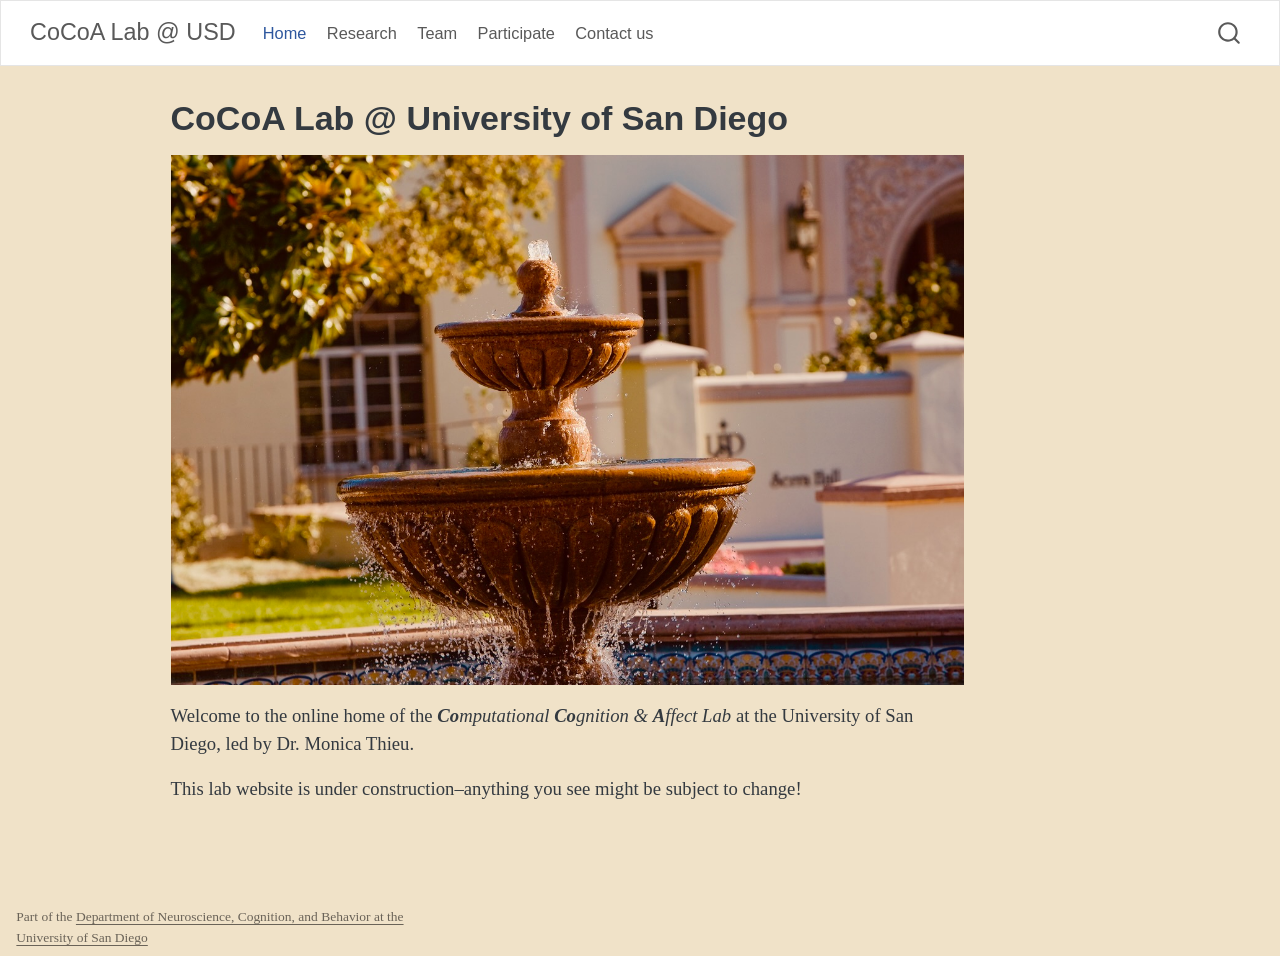
<file: index.html>
<!DOCTYPE html>
<html xmlns="http://www.w3.org/1999/xhtml" lang="en" xml:lang="en"><head>

<meta charset="utf-8">
<meta name="generator" content="quarto-1.6.42">

<meta name="viewport" content="width=device-width, initial-scale=1.0, user-scalable=yes">


<title>CoCoA Lab @ University of San Diego – CoCoA Lab @ USD</title>
<style>
code{white-space: pre-wrap;}
span.smallcaps{font-variant: small-caps;}
div.columns{display: flex; gap: min(4vw, 1.5em);}
div.column{flex: auto; overflow-x: auto;}
div.hanging-indent{margin-left: 1.5em; text-indent: -1.5em;}
ul.task-list{list-style: none;}
ul.task-list li input[type="checkbox"] {
  width: 0.8em;
  margin: 0 0.8em 0.2em -1em; /* quarto-specific, see https://github.com/quarto-dev/quarto-cli/issues/4556 */ 
  vertical-align: middle;
}
</style>


<script src="site_libs/quarto-nav/quarto-nav.js"></script>
<script src="site_libs/quarto-nav/headroom.min.js"></script>
<script src="site_libs/clipboard/clipboard.min.js"></script>
<script src="site_libs/quarto-search/autocomplete.umd.js"></script>
<script src="site_libs/quarto-search/fuse.min.js"></script>
<script src="site_libs/quarto-search/quarto-search.js"></script>
<meta name="quarto:offset" content="./">
<script src="site_libs/quarto-html/quarto.js"></script>
<script src="site_libs/quarto-html/popper.min.js"></script>
<script src="site_libs/quarto-html/tippy.umd.min.js"></script>
<script src="site_libs/quarto-html/anchor.min.js"></script>
<link href="site_libs/quarto-html/tippy.css" rel="stylesheet">
<link href="site_libs/quarto-html/quarto-syntax-highlighting-2f5df379a58b258e96c21c0638c20c03.css" rel="stylesheet" id="quarto-text-highlighting-styles">
<script src="site_libs/bootstrap/bootstrap.min.js"></script>
<link href="site_libs/bootstrap/bootstrap-icons.css" rel="stylesheet">
<link href="site_libs/bootstrap/bootstrap-e31651451b1adc1ac1e393b23e12a08d.min.css" rel="stylesheet" append-hash="true" id="quarto-bootstrap" data-mode="light">
<script id="quarto-search-options" type="application/json">{
  "location": "navbar",
  "copy-button": false,
  "collapse-after": 3,
  "panel-placement": "end",
  "type": "overlay",
  "limit": 50,
  "keyboard-shortcut": [
    "f",
    "/",
    "s"
  ],
  "show-item-context": false,
  "language": {
    "search-no-results-text": "No results",
    "search-matching-documents-text": "matching documents",
    "search-copy-link-title": "Copy link to search",
    "search-hide-matches-text": "Hide additional matches",
    "search-more-match-text": "more match in this document",
    "search-more-matches-text": "more matches in this document",
    "search-clear-button-title": "Clear",
    "search-text-placeholder": "",
    "search-detached-cancel-button-title": "Cancel",
    "search-submit-button-title": "Submit",
    "search-label": "Search"
  }
}</script>


<link rel="stylesheet" href="styles.css">
</head>

<body class="nav-fixed">

<div id="quarto-search-results"></div>
  <header id="quarto-header" class="headroom fixed-top">
    <nav class="navbar navbar-expand-lg " data-bs-theme="dark">
      <div class="navbar-container container-fluid">
      <div class="navbar-brand-container mx-auto">
    <a class="navbar-brand" href="./index.html">
    <span class="navbar-title">CoCoA Lab @ USD</span>
    </a>
  </div>
            <div id="quarto-search" class="" title="Search"></div>
          <button class="navbar-toggler" type="button" data-bs-toggle="collapse" data-bs-target="#navbarCollapse" aria-controls="navbarCollapse" role="menu" aria-expanded="false" aria-label="Toggle navigation" onclick="if (window.quartoToggleHeadroom) { window.quartoToggleHeadroom(); }">
  <span class="navbar-toggler-icon"></span>
</button>
          <div class="collapse navbar-collapse" id="navbarCollapse">
            <ul class="navbar-nav navbar-nav-scroll me-auto">
  <li class="nav-item">
    <a class="nav-link active" href="./index.html" aria-current="page"> 
<span class="menu-text">Home</span></a>
  </li>  
  <li class="nav-item">
    <a class="nav-link" href="./research.html"> 
<span class="menu-text">Research</span></a>
  </li>  
  <li class="nav-item">
    <a class="nav-link" href="./team.html"> 
<span class="menu-text">Team</span></a>
  </li>  
  <li class="nav-item">
    <a class="nav-link" href="./participate.html"> 
<span class="menu-text">Participate</span></a>
  </li>  
  <li class="nav-item">
    <a class="nav-link" href="./contact.html"> 
<span class="menu-text">Contact us</span></a>
  </li>  
</ul>
          </div> <!-- /navcollapse -->
            <div class="quarto-navbar-tools">
</div>
      </div> <!-- /container-fluid -->
    </nav>
</header>
<!-- content -->
<div id="quarto-content" class="quarto-container page-columns page-rows-contents page-layout-article page-navbar">
<!-- sidebar -->
<!-- margin-sidebar -->
    <div id="quarto-margin-sidebar" class="sidebar margin-sidebar zindex-bottom">
        
    </div>
<!-- main -->
<main class="content" id="quarto-document-content">

<header id="title-block-header" class="quarto-title-block default">
<div class="quarto-title">
<h1 class="title">CoCoA Lab @ University of San Diego</h1>
</div>



<div class="quarto-title-meta">

    
  
    
  </div>
  


</header>


<p><img src="FJG-USD-2167.jpeg" class="img-fluid"></p>
<p>Welcome to the online home of the <em><strong>Co</strong>mputational <strong>Co</strong>gnition &amp; <strong>A</strong>ffect Lab</em> at the University of San Diego, led by Dr.&nbsp;Monica Thieu.</p>
<p>This lab website is under construction–anything you see might be subject to change!</p>



</main> <!-- /main -->
<script id="quarto-html-after-body" type="application/javascript">
window.document.addEventListener("DOMContentLoaded", function (event) {
  const toggleBodyColorMode = (bsSheetEl) => {
    const mode = bsSheetEl.getAttribute("data-mode");
    const bodyEl = window.document.querySelector("body");
    if (mode === "dark") {
      bodyEl.classList.add("quarto-dark");
      bodyEl.classList.remove("quarto-light");
    } else {
      bodyEl.classList.add("quarto-light");
      bodyEl.classList.remove("quarto-dark");
    }
  }
  const toggleBodyColorPrimary = () => {
    const bsSheetEl = window.document.querySelector("link#quarto-bootstrap");
    if (bsSheetEl) {
      toggleBodyColorMode(bsSheetEl);
    }
  }
  toggleBodyColorPrimary();  
  const icon = "";
  const anchorJS = new window.AnchorJS();
  anchorJS.options = {
    placement: 'right',
    icon: icon
  };
  anchorJS.add('.anchored');
  const isCodeAnnotation = (el) => {
    for (const clz of el.classList) {
      if (clz.startsWith('code-annotation-')) {                     
        return true;
      }
    }
    return false;
  }
  const onCopySuccess = function(e) {
    // button target
    const button = e.trigger;
    // don't keep focus
    button.blur();
    // flash "checked"
    button.classList.add('code-copy-button-checked');
    var currentTitle = button.getAttribute("title");
    button.setAttribute("title", "Copied!");
    let tooltip;
    if (window.bootstrap) {
      button.setAttribute("data-bs-toggle", "tooltip");
      button.setAttribute("data-bs-placement", "left");
      button.setAttribute("data-bs-title", "Copied!");
      tooltip = new bootstrap.Tooltip(button, 
        { trigger: "manual", 
          customClass: "code-copy-button-tooltip",
          offset: [0, -8]});
      tooltip.show();    
    }
    setTimeout(function() {
      if (tooltip) {
        tooltip.hide();
        button.removeAttribute("data-bs-title");
        button.removeAttribute("data-bs-toggle");
        button.removeAttribute("data-bs-placement");
      }
      button.setAttribute("title", currentTitle);
      button.classList.remove('code-copy-button-checked');
    }, 1000);
    // clear code selection
    e.clearSelection();
  }
  const getTextToCopy = function(trigger) {
      const codeEl = trigger.previousElementSibling.cloneNode(true);
      for (const childEl of codeEl.children) {
        if (isCodeAnnotation(childEl)) {
          childEl.remove();
        }
      }
      return codeEl.innerText;
  }
  const clipboard = new window.ClipboardJS('.code-copy-button:not([data-in-quarto-modal])', {
    text: getTextToCopy
  });
  clipboard.on('success', onCopySuccess);
  if (window.document.getElementById('quarto-embedded-source-code-modal')) {
    const clipboardModal = new window.ClipboardJS('.code-copy-button[data-in-quarto-modal]', {
      text: getTextToCopy,
      container: window.document.getElementById('quarto-embedded-source-code-modal')
    });
    clipboardModal.on('success', onCopySuccess);
  }
    var localhostRegex = new RegExp(/^(?:http|https):\/\/localhost\:?[0-9]*\//);
    var mailtoRegex = new RegExp(/^mailto:/);
      var filterRegex = new RegExp("https:\/\/monicathieu\.github\.io\/lab-website\/");
    var isInternal = (href) => {
        return filterRegex.test(href) || localhostRegex.test(href) || mailtoRegex.test(href);
    }
    // Inspect non-navigation links and adorn them if external
 	var links = window.document.querySelectorAll('a[href]:not(.nav-link):not(.navbar-brand):not(.toc-action):not(.sidebar-link):not(.sidebar-item-toggle):not(.pagination-link):not(.no-external):not([aria-hidden]):not(.dropdown-item):not(.quarto-navigation-tool):not(.about-link)');
    for (var i=0; i<links.length; i++) {
      const link = links[i];
      if (!isInternal(link.href)) {
        // undo the damage that might have been done by quarto-nav.js in the case of
        // links that we want to consider external
        if (link.dataset.originalHref !== undefined) {
          link.href = link.dataset.originalHref;
        }
      }
    }
  function tippyHover(el, contentFn, onTriggerFn, onUntriggerFn) {
    const config = {
      allowHTML: true,
      maxWidth: 500,
      delay: 100,
      arrow: false,
      appendTo: function(el) {
          return el.parentElement;
      },
      interactive: true,
      interactiveBorder: 10,
      theme: 'quarto',
      placement: 'bottom-start',
    };
    if (contentFn) {
      config.content = contentFn;
    }
    if (onTriggerFn) {
      config.onTrigger = onTriggerFn;
    }
    if (onUntriggerFn) {
      config.onUntrigger = onUntriggerFn;
    }
    window.tippy(el, config); 
  }
  const noterefs = window.document.querySelectorAll('a[role="doc-noteref"]');
  for (var i=0; i<noterefs.length; i++) {
    const ref = noterefs[i];
    tippyHover(ref, function() {
      // use id or data attribute instead here
      let href = ref.getAttribute('data-footnote-href') || ref.getAttribute('href');
      try { href = new URL(href).hash; } catch {}
      const id = href.replace(/^#\/?/, "");
      const note = window.document.getElementById(id);
      if (note) {
        return note.innerHTML;
      } else {
        return "";
      }
    });
  }
  const xrefs = window.document.querySelectorAll('a.quarto-xref');
  const processXRef = (id, note) => {
    // Strip column container classes
    const stripColumnClz = (el) => {
      el.classList.remove("page-full", "page-columns");
      if (el.children) {
        for (const child of el.children) {
          stripColumnClz(child);
        }
      }
    }
    stripColumnClz(note)
    if (id === null || id.startsWith('sec-')) {
      // Special case sections, only their first couple elements
      const container = document.createElement("div");
      if (note.children && note.children.length > 2) {
        container.appendChild(note.children[0].cloneNode(true));
        for (let i = 1; i < note.children.length; i++) {
          const child = note.children[i];
          if (child.tagName === "P" && child.innerText === "") {
            continue;
          } else {
            container.appendChild(child.cloneNode(true));
            break;
          }
        }
        if (window.Quarto?.typesetMath) {
          window.Quarto.typesetMath(container);
        }
        return container.innerHTML
      } else {
        if (window.Quarto?.typesetMath) {
          window.Quarto.typesetMath(note);
        }
        return note.innerHTML;
      }
    } else {
      // Remove any anchor links if they are present
      const anchorLink = note.querySelector('a.anchorjs-link');
      if (anchorLink) {
        anchorLink.remove();
      }
      if (window.Quarto?.typesetMath) {
        window.Quarto.typesetMath(note);
      }
      if (note.classList.contains("callout")) {
        return note.outerHTML;
      } else {
        return note.innerHTML;
      }
    }
  }
  for (var i=0; i<xrefs.length; i++) {
    const xref = xrefs[i];
    tippyHover(xref, undefined, function(instance) {
      instance.disable();
      let url = xref.getAttribute('href');
      let hash = undefined; 
      if (url.startsWith('#')) {
        hash = url;
      } else {
        try { hash = new URL(url).hash; } catch {}
      }
      if (hash) {
        const id = hash.replace(/^#\/?/, "");
        const note = window.document.getElementById(id);
        if (note !== null) {
          try {
            const html = processXRef(id, note.cloneNode(true));
            instance.setContent(html);
          } finally {
            instance.enable();
            instance.show();
          }
        } else {
          // See if we can fetch this
          fetch(url.split('#')[0])
          .then(res => res.text())
          .then(html => {
            const parser = new DOMParser();
            const htmlDoc = parser.parseFromString(html, "text/html");
            const note = htmlDoc.getElementById(id);
            if (note !== null) {
              const html = processXRef(id, note);
              instance.setContent(html);
            } 
          }).finally(() => {
            instance.enable();
            instance.show();
          });
        }
      } else {
        // See if we can fetch a full url (with no hash to target)
        // This is a special case and we should probably do some content thinning / targeting
        fetch(url)
        .then(res => res.text())
        .then(html => {
          const parser = new DOMParser();
          const htmlDoc = parser.parseFromString(html, "text/html");
          const note = htmlDoc.querySelector('main.content');
          if (note !== null) {
            // This should only happen for chapter cross references
            // (since there is no id in the URL)
            // remove the first header
            if (note.children.length > 0 && note.children[0].tagName === "HEADER") {
              note.children[0].remove();
            }
            const html = processXRef(null, note);
            instance.setContent(html);
          } 
        }).finally(() => {
          instance.enable();
          instance.show();
        });
      }
    }, function(instance) {
    });
  }
      let selectedAnnoteEl;
      const selectorForAnnotation = ( cell, annotation) => {
        let cellAttr = 'data-code-cell="' + cell + '"';
        let lineAttr = 'data-code-annotation="' +  annotation + '"';
        const selector = 'span[' + cellAttr + '][' + lineAttr + ']';
        return selector;
      }
      const selectCodeLines = (annoteEl) => {
        const doc = window.document;
        const targetCell = annoteEl.getAttribute("data-target-cell");
        const targetAnnotation = annoteEl.getAttribute("data-target-annotation");
        const annoteSpan = window.document.querySelector(selectorForAnnotation(targetCell, targetAnnotation));
        const lines = annoteSpan.getAttribute("data-code-lines").split(",");
        const lineIds = lines.map((line) => {
          return targetCell + "-" + line;
        })
        let top = null;
        let height = null;
        let parent = null;
        if (lineIds.length > 0) {
            //compute the position of the single el (top and bottom and make a div)
            const el = window.document.getElementById(lineIds[0]);
            top = el.offsetTop;
            height = el.offsetHeight;
            parent = el.parentElement.parentElement;
          if (lineIds.length > 1) {
            const lastEl = window.document.getElementById(lineIds[lineIds.length - 1]);
            const bottom = lastEl.offsetTop + lastEl.offsetHeight;
            height = bottom - top;
          }
          if (top !== null && height !== null && parent !== null) {
            // cook up a div (if necessary) and position it 
            let div = window.document.getElementById("code-annotation-line-highlight");
            if (div === null) {
              div = window.document.createElement("div");
              div.setAttribute("id", "code-annotation-line-highlight");
              div.style.position = 'absolute';
              parent.appendChild(div);
            }
            div.style.top = top - 2 + "px";
            div.style.height = height + 4 + "px";
            div.style.left = 0;
            let gutterDiv = window.document.getElementById("code-annotation-line-highlight-gutter");
            if (gutterDiv === null) {
              gutterDiv = window.document.createElement("div");
              gutterDiv.setAttribute("id", "code-annotation-line-highlight-gutter");
              gutterDiv.style.position = 'absolute';
              const codeCell = window.document.getElementById(targetCell);
              const gutter = codeCell.querySelector('.code-annotation-gutter');
              gutter.appendChild(gutterDiv);
            }
            gutterDiv.style.top = top - 2 + "px";
            gutterDiv.style.height = height + 4 + "px";
          }
          selectedAnnoteEl = annoteEl;
        }
      };
      const unselectCodeLines = () => {
        const elementsIds = ["code-annotation-line-highlight", "code-annotation-line-highlight-gutter"];
        elementsIds.forEach((elId) => {
          const div = window.document.getElementById(elId);
          if (div) {
            div.remove();
          }
        });
        selectedAnnoteEl = undefined;
      };
        // Handle positioning of the toggle
    window.addEventListener(
      "resize",
      throttle(() => {
        elRect = undefined;
        if (selectedAnnoteEl) {
          selectCodeLines(selectedAnnoteEl);
        }
      }, 10)
    );
    function throttle(fn, ms) {
    let throttle = false;
    let timer;
      return (...args) => {
        if(!throttle) { // first call gets through
            fn.apply(this, args);
            throttle = true;
        } else { // all the others get throttled
            if(timer) clearTimeout(timer); // cancel #2
            timer = setTimeout(() => {
              fn.apply(this, args);
              timer = throttle = false;
            }, ms);
        }
      };
    }
      // Attach click handler to the DT
      const annoteDls = window.document.querySelectorAll('dt[data-target-cell]');
      for (const annoteDlNode of annoteDls) {
        annoteDlNode.addEventListener('click', (event) => {
          const clickedEl = event.target;
          if (clickedEl !== selectedAnnoteEl) {
            unselectCodeLines();
            const activeEl = window.document.querySelector('dt[data-target-cell].code-annotation-active');
            if (activeEl) {
              activeEl.classList.remove('code-annotation-active');
            }
            selectCodeLines(clickedEl);
            clickedEl.classList.add('code-annotation-active');
          } else {
            // Unselect the line
            unselectCodeLines();
            clickedEl.classList.remove('code-annotation-active');
          }
        });
      }
  const findCites = (el) => {
    const parentEl = el.parentElement;
    if (parentEl) {
      const cites = parentEl.dataset.cites;
      if (cites) {
        return {
          el,
          cites: cites.split(' ')
        };
      } else {
        return findCites(el.parentElement)
      }
    } else {
      return undefined;
    }
  };
  var bibliorefs = window.document.querySelectorAll('a[role="doc-biblioref"]');
  for (var i=0; i<bibliorefs.length; i++) {
    const ref = bibliorefs[i];
    const citeInfo = findCites(ref);
    if (citeInfo) {
      tippyHover(citeInfo.el, function() {
        var popup = window.document.createElement('div');
        citeInfo.cites.forEach(function(cite) {
          var citeDiv = window.document.createElement('div');
          citeDiv.classList.add('hanging-indent');
          citeDiv.classList.add('csl-entry');
          var biblioDiv = window.document.getElementById('ref-' + cite);
          if (biblioDiv) {
            citeDiv.innerHTML = biblioDiv.innerHTML;
          }
          popup.appendChild(citeDiv);
        });
        return popup.innerHTML;
      });
    }
  }
});
</script>
</div> <!-- /content -->
<footer class="footer">
  <div class="nav-footer">
    <div class="nav-footer-left">
<p>Part of the <a href="https://www.sandiego.edu/cas/neuroscience-cognition-behavior/">Department of Neuroscience, Cognition, and Behavior at the University of San Diego</a></p>
</div>   
    <div class="nav-footer-center">
      &nbsp;
    </div>
    <div class="nav-footer-right">
      &nbsp;
    </div>
  </div>
</footer>




</body></html>
</file>
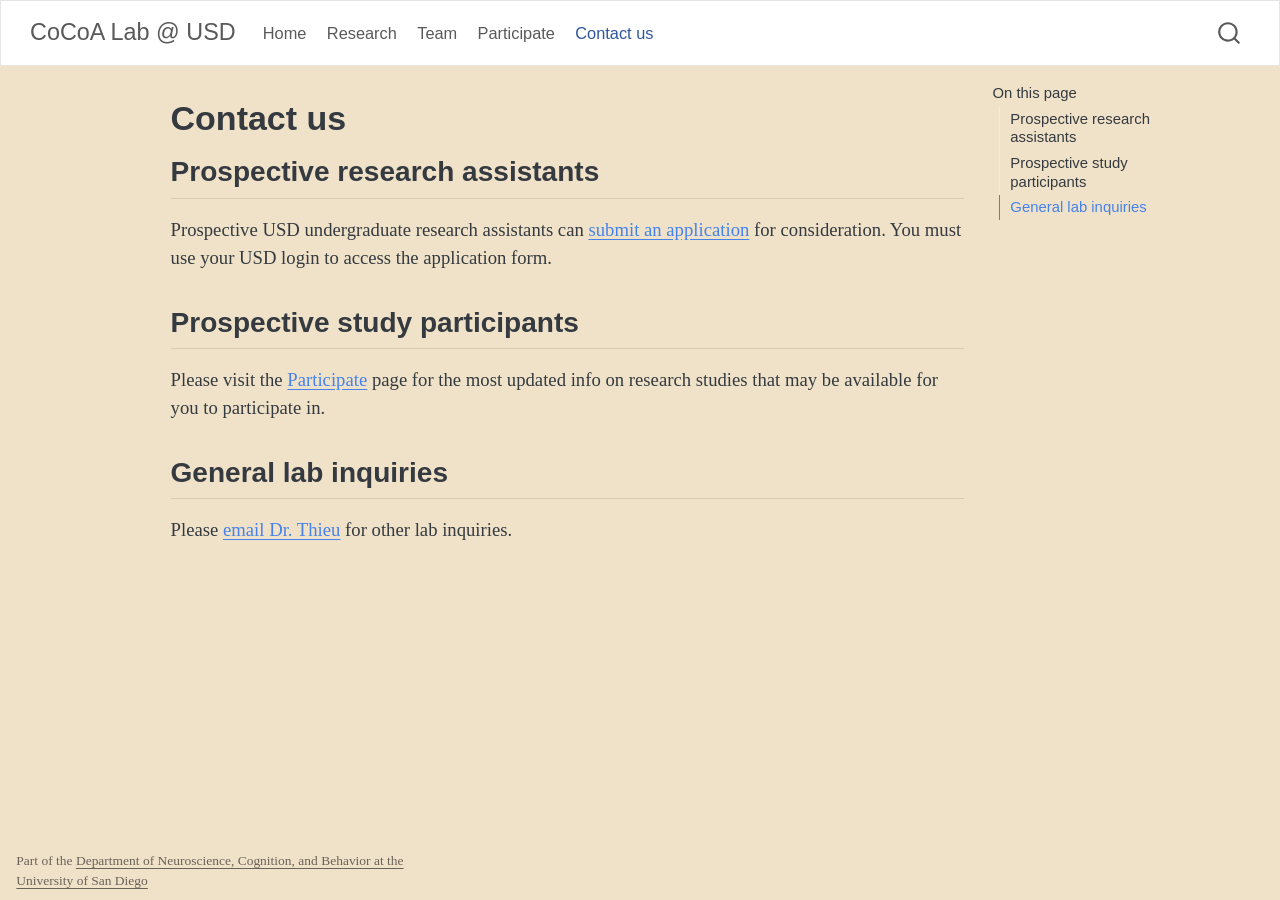
<file: contact.html>
<!DOCTYPE html>
<html xmlns="http://www.w3.org/1999/xhtml" lang="en" xml:lang="en"><head>

<meta charset="utf-8">
<meta name="generator" content="quarto-1.6.42">

<meta name="viewport" content="width=device-width, initial-scale=1.0, user-scalable=yes">


<title>Contact us – CoCoA Lab @ USD</title>
<style>
code{white-space: pre-wrap;}
span.smallcaps{font-variant: small-caps;}
div.columns{display: flex; gap: min(4vw, 1.5em);}
div.column{flex: auto; overflow-x: auto;}
div.hanging-indent{margin-left: 1.5em; text-indent: -1.5em;}
ul.task-list{list-style: none;}
ul.task-list li input[type="checkbox"] {
  width: 0.8em;
  margin: 0 0.8em 0.2em -1em; /* quarto-specific, see https://github.com/quarto-dev/quarto-cli/issues/4556 */ 
  vertical-align: middle;
}
</style>


<script src="site_libs/quarto-nav/quarto-nav.js"></script>
<script src="site_libs/quarto-nav/headroom.min.js"></script>
<script src="site_libs/clipboard/clipboard.min.js"></script>
<script src="site_libs/quarto-search/autocomplete.umd.js"></script>
<script src="site_libs/quarto-search/fuse.min.js"></script>
<script src="site_libs/quarto-search/quarto-search.js"></script>
<meta name="quarto:offset" content="./">
<script src="site_libs/quarto-html/quarto.js"></script>
<script src="site_libs/quarto-html/popper.min.js"></script>
<script src="site_libs/quarto-html/tippy.umd.min.js"></script>
<script src="site_libs/quarto-html/anchor.min.js"></script>
<link href="site_libs/quarto-html/tippy.css" rel="stylesheet">
<link href="site_libs/quarto-html/quarto-syntax-highlighting-2f5df379a58b258e96c21c0638c20c03.css" rel="stylesheet" id="quarto-text-highlighting-styles">
<script src="site_libs/bootstrap/bootstrap.min.js"></script>
<link href="site_libs/bootstrap/bootstrap-icons.css" rel="stylesheet">
<link href="site_libs/bootstrap/bootstrap-e31651451b1adc1ac1e393b23e12a08d.min.css" rel="stylesheet" append-hash="true" id="quarto-bootstrap" data-mode="light">
<script id="quarto-search-options" type="application/json">{
  "location": "navbar",
  "copy-button": false,
  "collapse-after": 3,
  "panel-placement": "end",
  "type": "overlay",
  "limit": 50,
  "keyboard-shortcut": [
    "f",
    "/",
    "s"
  ],
  "show-item-context": false,
  "language": {
    "search-no-results-text": "No results",
    "search-matching-documents-text": "matching documents",
    "search-copy-link-title": "Copy link to search",
    "search-hide-matches-text": "Hide additional matches",
    "search-more-match-text": "more match in this document",
    "search-more-matches-text": "more matches in this document",
    "search-clear-button-title": "Clear",
    "search-text-placeholder": "",
    "search-detached-cancel-button-title": "Cancel",
    "search-submit-button-title": "Submit",
    "search-label": "Search"
  }
}</script>


<link rel="stylesheet" href="styles.css">
</head>

<body class="nav-fixed">

<div id="quarto-search-results"></div>
  <header id="quarto-header" class="headroom fixed-top">
    <nav class="navbar navbar-expand-lg " data-bs-theme="dark">
      <div class="navbar-container container-fluid">
      <div class="navbar-brand-container mx-auto">
    <a class="navbar-brand" href="./index.html">
    <span class="navbar-title">CoCoA Lab @ USD</span>
    </a>
  </div>
            <div id="quarto-search" class="" title="Search"></div>
          <button class="navbar-toggler" type="button" data-bs-toggle="collapse" data-bs-target="#navbarCollapse" aria-controls="navbarCollapse" role="menu" aria-expanded="false" aria-label="Toggle navigation" onclick="if (window.quartoToggleHeadroom) { window.quartoToggleHeadroom(); }">
  <span class="navbar-toggler-icon"></span>
</button>
          <div class="collapse navbar-collapse" id="navbarCollapse">
            <ul class="navbar-nav navbar-nav-scroll me-auto">
  <li class="nav-item">
    <a class="nav-link" href="./index.html"> 
<span class="menu-text">Home</span></a>
  </li>  
  <li class="nav-item">
    <a class="nav-link" href="./research.html"> 
<span class="menu-text">Research</span></a>
  </li>  
  <li class="nav-item">
    <a class="nav-link" href="./team.html"> 
<span class="menu-text">Team</span></a>
  </li>  
  <li class="nav-item">
    <a class="nav-link" href="./participate.html"> 
<span class="menu-text">Participate</span></a>
  </li>  
  <li class="nav-item">
    <a class="nav-link active" href="./contact.html" aria-current="page"> 
<span class="menu-text">Contact us</span></a>
  </li>  
</ul>
          </div> <!-- /navcollapse -->
            <div class="quarto-navbar-tools">
</div>
      </div> <!-- /container-fluid -->
    </nav>
</header>
<!-- content -->
<div id="quarto-content" class="quarto-container page-columns page-rows-contents page-layout-article page-navbar">
<!-- sidebar -->
<!-- margin-sidebar -->
    <div id="quarto-margin-sidebar" class="sidebar margin-sidebar">
        <nav id="TOC" role="doc-toc" class="toc-active">
    <h2 id="toc-title">On this page</h2>
   
  <ul>
  <li><a href="#prospective-research-assistants" id="toc-prospective-research-assistants" class="nav-link active" data-scroll-target="#prospective-research-assistants">Prospective research assistants</a></li>
  <li><a href="#prospective-study-participants" id="toc-prospective-study-participants" class="nav-link" data-scroll-target="#prospective-study-participants">Prospective study participants</a></li>
  <li><a href="#general-lab-inquiries" id="toc-general-lab-inquiries" class="nav-link" data-scroll-target="#general-lab-inquiries">General lab inquiries</a></li>
  </ul>
</nav>
    </div>
<!-- main -->
<main class="content" id="quarto-document-content">

<header id="title-block-header" class="quarto-title-block default">
<div class="quarto-title">
<h1 class="title">Contact us</h1>
</div>



<div class="quarto-title-meta">

    
  
    
  </div>
  


</header>


<section id="prospective-research-assistants" class="level2">
<h2 class="anchored" data-anchor-id="prospective-research-assistants">Prospective research assistants</h2>
<p>Prospective USD undergraduate research assistants can <a href="https://docs.google.com/forms/d/e/1FAIpQLScPEhmiT6rkjqMjihAvBGpRfWQm33oPi2_DWAbfYHKFksqztg/viewform?usp=dialog">submit an application</a> for consideration. You must use your USD login to access the application form.</p>
</section>
<section id="prospective-study-participants" class="level2">
<h2 class="anchored" data-anchor-id="prospective-study-participants">Prospective study participants</h2>
<p>Please visit the <a href="./participate.html">Participate</a> page for the most updated info on research studies that may be available for you to participate in.</p>
</section>
<section id="general-lab-inquiries" class="level2">
<h2 class="anchored" data-anchor-id="general-lab-inquiries">General lab inquiries</h2>
<p>Please <a href="mailto:mthieu@sandiego.edu">email Dr.&nbsp;Thieu</a> for other lab inquiries.</p>


</section>

</main> <!-- /main -->
<script id="quarto-html-after-body" type="application/javascript">
window.document.addEventListener("DOMContentLoaded", function (event) {
  const toggleBodyColorMode = (bsSheetEl) => {
    const mode = bsSheetEl.getAttribute("data-mode");
    const bodyEl = window.document.querySelector("body");
    if (mode === "dark") {
      bodyEl.classList.add("quarto-dark");
      bodyEl.classList.remove("quarto-light");
    } else {
      bodyEl.classList.add("quarto-light");
      bodyEl.classList.remove("quarto-dark");
    }
  }
  const toggleBodyColorPrimary = () => {
    const bsSheetEl = window.document.querySelector("link#quarto-bootstrap");
    if (bsSheetEl) {
      toggleBodyColorMode(bsSheetEl);
    }
  }
  toggleBodyColorPrimary();  
  const icon = "";
  const anchorJS = new window.AnchorJS();
  anchorJS.options = {
    placement: 'right',
    icon: icon
  };
  anchorJS.add('.anchored');
  const isCodeAnnotation = (el) => {
    for (const clz of el.classList) {
      if (clz.startsWith('code-annotation-')) {                     
        return true;
      }
    }
    return false;
  }
  const onCopySuccess = function(e) {
    // button target
    const button = e.trigger;
    // don't keep focus
    button.blur();
    // flash "checked"
    button.classList.add('code-copy-button-checked');
    var currentTitle = button.getAttribute("title");
    button.setAttribute("title", "Copied!");
    let tooltip;
    if (window.bootstrap) {
      button.setAttribute("data-bs-toggle", "tooltip");
      button.setAttribute("data-bs-placement", "left");
      button.setAttribute("data-bs-title", "Copied!");
      tooltip = new bootstrap.Tooltip(button, 
        { trigger: "manual", 
          customClass: "code-copy-button-tooltip",
          offset: [0, -8]});
      tooltip.show();    
    }
    setTimeout(function() {
      if (tooltip) {
        tooltip.hide();
        button.removeAttribute("data-bs-title");
        button.removeAttribute("data-bs-toggle");
        button.removeAttribute("data-bs-placement");
      }
      button.setAttribute("title", currentTitle);
      button.classList.remove('code-copy-button-checked');
    }, 1000);
    // clear code selection
    e.clearSelection();
  }
  const getTextToCopy = function(trigger) {
      const codeEl = trigger.previousElementSibling.cloneNode(true);
      for (const childEl of codeEl.children) {
        if (isCodeAnnotation(childEl)) {
          childEl.remove();
        }
      }
      return codeEl.innerText;
  }
  const clipboard = new window.ClipboardJS('.code-copy-button:not([data-in-quarto-modal])', {
    text: getTextToCopy
  });
  clipboard.on('success', onCopySuccess);
  if (window.document.getElementById('quarto-embedded-source-code-modal')) {
    const clipboardModal = new window.ClipboardJS('.code-copy-button[data-in-quarto-modal]', {
      text: getTextToCopy,
      container: window.document.getElementById('quarto-embedded-source-code-modal')
    });
    clipboardModal.on('success', onCopySuccess);
  }
    var localhostRegex = new RegExp(/^(?:http|https):\/\/localhost\:?[0-9]*\//);
    var mailtoRegex = new RegExp(/^mailto:/);
      var filterRegex = new RegExp("https:\/\/monicathieu\.github\.io\/lab-website\/");
    var isInternal = (href) => {
        return filterRegex.test(href) || localhostRegex.test(href) || mailtoRegex.test(href);
    }
    // Inspect non-navigation links and adorn them if external
 	var links = window.document.querySelectorAll('a[href]:not(.nav-link):not(.navbar-brand):not(.toc-action):not(.sidebar-link):not(.sidebar-item-toggle):not(.pagination-link):not(.no-external):not([aria-hidden]):not(.dropdown-item):not(.quarto-navigation-tool):not(.about-link)');
    for (var i=0; i<links.length; i++) {
      const link = links[i];
      if (!isInternal(link.href)) {
        // undo the damage that might have been done by quarto-nav.js in the case of
        // links that we want to consider external
        if (link.dataset.originalHref !== undefined) {
          link.href = link.dataset.originalHref;
        }
      }
    }
  function tippyHover(el, contentFn, onTriggerFn, onUntriggerFn) {
    const config = {
      allowHTML: true,
      maxWidth: 500,
      delay: 100,
      arrow: false,
      appendTo: function(el) {
          return el.parentElement;
      },
      interactive: true,
      interactiveBorder: 10,
      theme: 'quarto',
      placement: 'bottom-start',
    };
    if (contentFn) {
      config.content = contentFn;
    }
    if (onTriggerFn) {
      config.onTrigger = onTriggerFn;
    }
    if (onUntriggerFn) {
      config.onUntrigger = onUntriggerFn;
    }
    window.tippy(el, config); 
  }
  const noterefs = window.document.querySelectorAll('a[role="doc-noteref"]');
  for (var i=0; i<noterefs.length; i++) {
    const ref = noterefs[i];
    tippyHover(ref, function() {
      // use id or data attribute instead here
      let href = ref.getAttribute('data-footnote-href') || ref.getAttribute('href');
      try { href = new URL(href).hash; } catch {}
      const id = href.replace(/^#\/?/, "");
      const note = window.document.getElementById(id);
      if (note) {
        return note.innerHTML;
      } else {
        return "";
      }
    });
  }
  const xrefs = window.document.querySelectorAll('a.quarto-xref');
  const processXRef = (id, note) => {
    // Strip column container classes
    const stripColumnClz = (el) => {
      el.classList.remove("page-full", "page-columns");
      if (el.children) {
        for (const child of el.children) {
          stripColumnClz(child);
        }
      }
    }
    stripColumnClz(note)
    if (id === null || id.startsWith('sec-')) {
      // Special case sections, only their first couple elements
      const container = document.createElement("div");
      if (note.children && note.children.length > 2) {
        container.appendChild(note.children[0].cloneNode(true));
        for (let i = 1; i < note.children.length; i++) {
          const child = note.children[i];
          if (child.tagName === "P" && child.innerText === "") {
            continue;
          } else {
            container.appendChild(child.cloneNode(true));
            break;
          }
        }
        if (window.Quarto?.typesetMath) {
          window.Quarto.typesetMath(container);
        }
        return container.innerHTML
      } else {
        if (window.Quarto?.typesetMath) {
          window.Quarto.typesetMath(note);
        }
        return note.innerHTML;
      }
    } else {
      // Remove any anchor links if they are present
      const anchorLink = note.querySelector('a.anchorjs-link');
      if (anchorLink) {
        anchorLink.remove();
      }
      if (window.Quarto?.typesetMath) {
        window.Quarto.typesetMath(note);
      }
      if (note.classList.contains("callout")) {
        return note.outerHTML;
      } else {
        return note.innerHTML;
      }
    }
  }
  for (var i=0; i<xrefs.length; i++) {
    const xref = xrefs[i];
    tippyHover(xref, undefined, function(instance) {
      instance.disable();
      let url = xref.getAttribute('href');
      let hash = undefined; 
      if (url.startsWith('#')) {
        hash = url;
      } else {
        try { hash = new URL(url).hash; } catch {}
      }
      if (hash) {
        const id = hash.replace(/^#\/?/, "");
        const note = window.document.getElementById(id);
        if (note !== null) {
          try {
            const html = processXRef(id, note.cloneNode(true));
            instance.setContent(html);
          } finally {
            instance.enable();
            instance.show();
          }
        } else {
          // See if we can fetch this
          fetch(url.split('#')[0])
          .then(res => res.text())
          .then(html => {
            const parser = new DOMParser();
            const htmlDoc = parser.parseFromString(html, "text/html");
            const note = htmlDoc.getElementById(id);
            if (note !== null) {
              const html = processXRef(id, note);
              instance.setContent(html);
            } 
          }).finally(() => {
            instance.enable();
            instance.show();
          });
        }
      } else {
        // See if we can fetch a full url (with no hash to target)
        // This is a special case and we should probably do some content thinning / targeting
        fetch(url)
        .then(res => res.text())
        .then(html => {
          const parser = new DOMParser();
          const htmlDoc = parser.parseFromString(html, "text/html");
          const note = htmlDoc.querySelector('main.content');
          if (note !== null) {
            // This should only happen for chapter cross references
            // (since there is no id in the URL)
            // remove the first header
            if (note.children.length > 0 && note.children[0].tagName === "HEADER") {
              note.children[0].remove();
            }
            const html = processXRef(null, note);
            instance.setContent(html);
          } 
        }).finally(() => {
          instance.enable();
          instance.show();
        });
      }
    }, function(instance) {
    });
  }
      let selectedAnnoteEl;
      const selectorForAnnotation = ( cell, annotation) => {
        let cellAttr = 'data-code-cell="' + cell + '"';
        let lineAttr = 'data-code-annotation="' +  annotation + '"';
        const selector = 'span[' + cellAttr + '][' + lineAttr + ']';
        return selector;
      }
      const selectCodeLines = (annoteEl) => {
        const doc = window.document;
        const targetCell = annoteEl.getAttribute("data-target-cell");
        const targetAnnotation = annoteEl.getAttribute("data-target-annotation");
        const annoteSpan = window.document.querySelector(selectorForAnnotation(targetCell, targetAnnotation));
        const lines = annoteSpan.getAttribute("data-code-lines").split(",");
        const lineIds = lines.map((line) => {
          return targetCell + "-" + line;
        })
        let top = null;
        let height = null;
        let parent = null;
        if (lineIds.length > 0) {
            //compute the position of the single el (top and bottom and make a div)
            const el = window.document.getElementById(lineIds[0]);
            top = el.offsetTop;
            height = el.offsetHeight;
            parent = el.parentElement.parentElement;
          if (lineIds.length > 1) {
            const lastEl = window.document.getElementById(lineIds[lineIds.length - 1]);
            const bottom = lastEl.offsetTop + lastEl.offsetHeight;
            height = bottom - top;
          }
          if (top !== null && height !== null && parent !== null) {
            // cook up a div (if necessary) and position it 
            let div = window.document.getElementById("code-annotation-line-highlight");
            if (div === null) {
              div = window.document.createElement("div");
              div.setAttribute("id", "code-annotation-line-highlight");
              div.style.position = 'absolute';
              parent.appendChild(div);
            }
            div.style.top = top - 2 + "px";
            div.style.height = height + 4 + "px";
            div.style.left = 0;
            let gutterDiv = window.document.getElementById("code-annotation-line-highlight-gutter");
            if (gutterDiv === null) {
              gutterDiv = window.document.createElement("div");
              gutterDiv.setAttribute("id", "code-annotation-line-highlight-gutter");
              gutterDiv.style.position = 'absolute';
              const codeCell = window.document.getElementById(targetCell);
              const gutter = codeCell.querySelector('.code-annotation-gutter');
              gutter.appendChild(gutterDiv);
            }
            gutterDiv.style.top = top - 2 + "px";
            gutterDiv.style.height = height + 4 + "px";
          }
          selectedAnnoteEl = annoteEl;
        }
      };
      const unselectCodeLines = () => {
        const elementsIds = ["code-annotation-line-highlight", "code-annotation-line-highlight-gutter"];
        elementsIds.forEach((elId) => {
          const div = window.document.getElementById(elId);
          if (div) {
            div.remove();
          }
        });
        selectedAnnoteEl = undefined;
      };
        // Handle positioning of the toggle
    window.addEventListener(
      "resize",
      throttle(() => {
        elRect = undefined;
        if (selectedAnnoteEl) {
          selectCodeLines(selectedAnnoteEl);
        }
      }, 10)
    );
    function throttle(fn, ms) {
    let throttle = false;
    let timer;
      return (...args) => {
        if(!throttle) { // first call gets through
            fn.apply(this, args);
            throttle = true;
        } else { // all the others get throttled
            if(timer) clearTimeout(timer); // cancel #2
            timer = setTimeout(() => {
              fn.apply(this, args);
              timer = throttle = false;
            }, ms);
        }
      };
    }
      // Attach click handler to the DT
      const annoteDls = window.document.querySelectorAll('dt[data-target-cell]');
      for (const annoteDlNode of annoteDls) {
        annoteDlNode.addEventListener('click', (event) => {
          const clickedEl = event.target;
          if (clickedEl !== selectedAnnoteEl) {
            unselectCodeLines();
            const activeEl = window.document.querySelector('dt[data-target-cell].code-annotation-active');
            if (activeEl) {
              activeEl.classList.remove('code-annotation-active');
            }
            selectCodeLines(clickedEl);
            clickedEl.classList.add('code-annotation-active');
          } else {
            // Unselect the line
            unselectCodeLines();
            clickedEl.classList.remove('code-annotation-active');
          }
        });
      }
  const findCites = (el) => {
    const parentEl = el.parentElement;
    if (parentEl) {
      const cites = parentEl.dataset.cites;
      if (cites) {
        return {
          el,
          cites: cites.split(' ')
        };
      } else {
        return findCites(el.parentElement)
      }
    } else {
      return undefined;
    }
  };
  var bibliorefs = window.document.querySelectorAll('a[role="doc-biblioref"]');
  for (var i=0; i<bibliorefs.length; i++) {
    const ref = bibliorefs[i];
    const citeInfo = findCites(ref);
    if (citeInfo) {
      tippyHover(citeInfo.el, function() {
        var popup = window.document.createElement('div');
        citeInfo.cites.forEach(function(cite) {
          var citeDiv = window.document.createElement('div');
          citeDiv.classList.add('hanging-indent');
          citeDiv.classList.add('csl-entry');
          var biblioDiv = window.document.getElementById('ref-' + cite);
          if (biblioDiv) {
            citeDiv.innerHTML = biblioDiv.innerHTML;
          }
          popup.appendChild(citeDiv);
        });
        return popup.innerHTML;
      });
    }
  }
});
</script>
</div> <!-- /content -->
<footer class="footer">
  <div class="nav-footer">
    <div class="nav-footer-left">
<p>Part of the <a href="https://www.sandiego.edu/cas/neuroscience-cognition-behavior/">Department of Neuroscience, Cognition, and Behavior at the University of San Diego</a></p>
</div>   
    <div class="nav-footer-center">
      &nbsp;
    </div>
    <div class="nav-footer-right">
      &nbsp;
    </div>
  </div>
</footer>




</body></html>
</file>
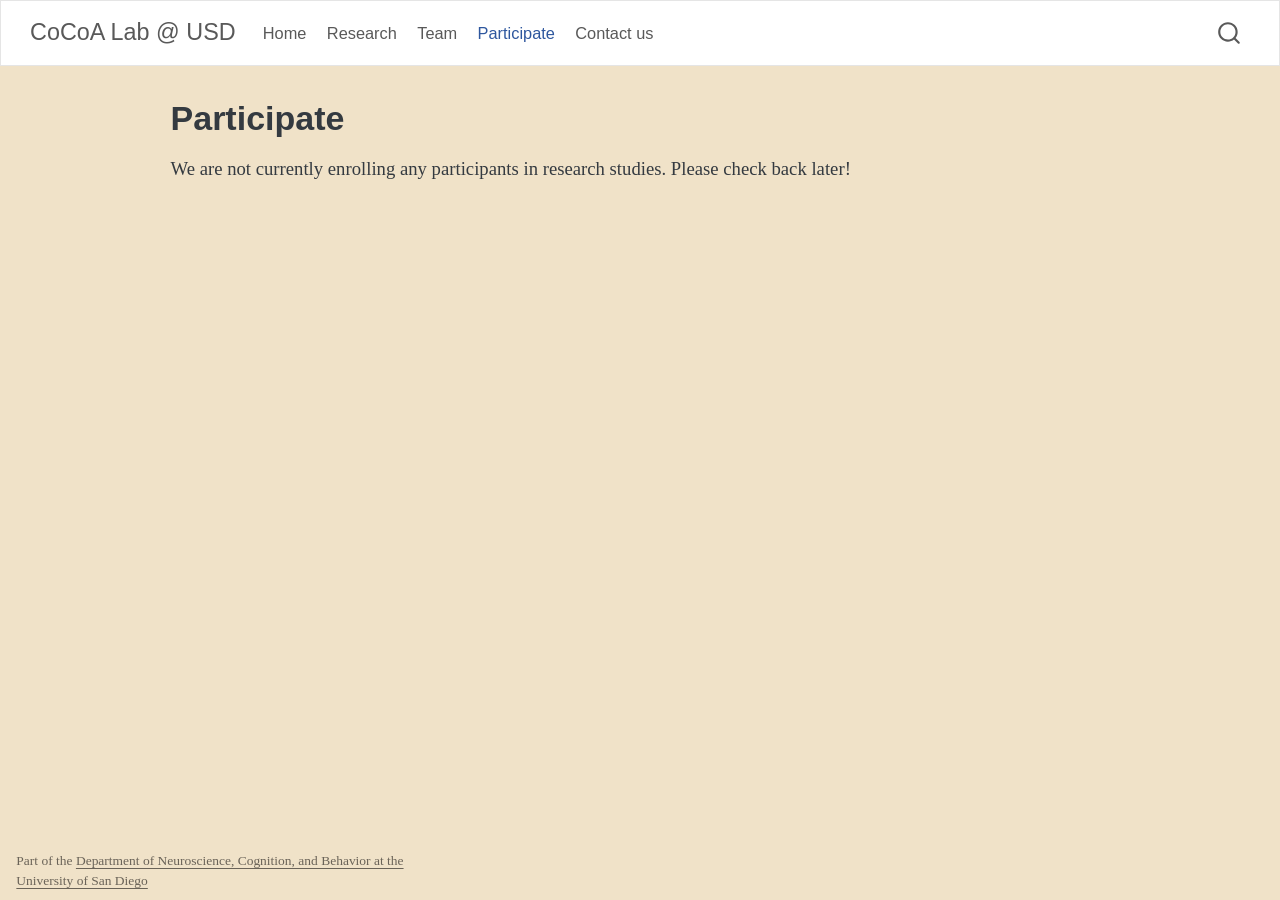
<file: participate.html>
<!DOCTYPE html>
<html xmlns="http://www.w3.org/1999/xhtml" lang="en" xml:lang="en"><head>

<meta charset="utf-8">
<meta name="generator" content="quarto-1.6.42">

<meta name="viewport" content="width=device-width, initial-scale=1.0, user-scalable=yes">


<title>Participate – CoCoA Lab @ USD</title>
<style>
code{white-space: pre-wrap;}
span.smallcaps{font-variant: small-caps;}
div.columns{display: flex; gap: min(4vw, 1.5em);}
div.column{flex: auto; overflow-x: auto;}
div.hanging-indent{margin-left: 1.5em; text-indent: -1.5em;}
ul.task-list{list-style: none;}
ul.task-list li input[type="checkbox"] {
  width: 0.8em;
  margin: 0 0.8em 0.2em -1em; /* quarto-specific, see https://github.com/quarto-dev/quarto-cli/issues/4556 */ 
  vertical-align: middle;
}
</style>


<script src="site_libs/quarto-nav/quarto-nav.js"></script>
<script src="site_libs/quarto-nav/headroom.min.js"></script>
<script src="site_libs/clipboard/clipboard.min.js"></script>
<script src="site_libs/quarto-search/autocomplete.umd.js"></script>
<script src="site_libs/quarto-search/fuse.min.js"></script>
<script src="site_libs/quarto-search/quarto-search.js"></script>
<meta name="quarto:offset" content="./">
<script src="site_libs/quarto-html/quarto.js"></script>
<script src="site_libs/quarto-html/popper.min.js"></script>
<script src="site_libs/quarto-html/tippy.umd.min.js"></script>
<script src="site_libs/quarto-html/anchor.min.js"></script>
<link href="site_libs/quarto-html/tippy.css" rel="stylesheet">
<link href="site_libs/quarto-html/quarto-syntax-highlighting-2f5df379a58b258e96c21c0638c20c03.css" rel="stylesheet" id="quarto-text-highlighting-styles">
<script src="site_libs/bootstrap/bootstrap.min.js"></script>
<link href="site_libs/bootstrap/bootstrap-icons.css" rel="stylesheet">
<link href="site_libs/bootstrap/bootstrap-e31651451b1adc1ac1e393b23e12a08d.min.css" rel="stylesheet" append-hash="true" id="quarto-bootstrap" data-mode="light">
<script id="quarto-search-options" type="application/json">{
  "location": "navbar",
  "copy-button": false,
  "collapse-after": 3,
  "panel-placement": "end",
  "type": "overlay",
  "limit": 50,
  "keyboard-shortcut": [
    "f",
    "/",
    "s"
  ],
  "show-item-context": false,
  "language": {
    "search-no-results-text": "No results",
    "search-matching-documents-text": "matching documents",
    "search-copy-link-title": "Copy link to search",
    "search-hide-matches-text": "Hide additional matches",
    "search-more-match-text": "more match in this document",
    "search-more-matches-text": "more matches in this document",
    "search-clear-button-title": "Clear",
    "search-text-placeholder": "",
    "search-detached-cancel-button-title": "Cancel",
    "search-submit-button-title": "Submit",
    "search-label": "Search"
  }
}</script>


<link rel="stylesheet" href="styles.css">
</head>

<body class="nav-fixed">

<div id="quarto-search-results"></div>
  <header id="quarto-header" class="headroom fixed-top">
    <nav class="navbar navbar-expand-lg " data-bs-theme="dark">
      <div class="navbar-container container-fluid">
      <div class="navbar-brand-container mx-auto">
    <a class="navbar-brand" href="./index.html">
    <span class="navbar-title">CoCoA Lab @ USD</span>
    </a>
  </div>
            <div id="quarto-search" class="" title="Search"></div>
          <button class="navbar-toggler" type="button" data-bs-toggle="collapse" data-bs-target="#navbarCollapse" aria-controls="navbarCollapse" role="menu" aria-expanded="false" aria-label="Toggle navigation" onclick="if (window.quartoToggleHeadroom) { window.quartoToggleHeadroom(); }">
  <span class="navbar-toggler-icon"></span>
</button>
          <div class="collapse navbar-collapse" id="navbarCollapse">
            <ul class="navbar-nav navbar-nav-scroll me-auto">
  <li class="nav-item">
    <a class="nav-link" href="./index.html"> 
<span class="menu-text">Home</span></a>
  </li>  
  <li class="nav-item">
    <a class="nav-link" href="./research.html"> 
<span class="menu-text">Research</span></a>
  </li>  
  <li class="nav-item">
    <a class="nav-link" href="./team.html"> 
<span class="menu-text">Team</span></a>
  </li>  
  <li class="nav-item">
    <a class="nav-link active" href="./participate.html" aria-current="page"> 
<span class="menu-text">Participate</span></a>
  </li>  
  <li class="nav-item">
    <a class="nav-link" href="./contact.html"> 
<span class="menu-text">Contact us</span></a>
  </li>  
</ul>
          </div> <!-- /navcollapse -->
            <div class="quarto-navbar-tools">
</div>
      </div> <!-- /container-fluid -->
    </nav>
</header>
<!-- content -->
<div id="quarto-content" class="quarto-container page-columns page-rows-contents page-layout-article page-navbar">
<!-- sidebar -->
<!-- margin-sidebar -->
    <div id="quarto-margin-sidebar" class="sidebar margin-sidebar zindex-bottom">
        
    </div>
<!-- main -->
<main class="content" id="quarto-document-content">

<header id="title-block-header" class="quarto-title-block default">
<div class="quarto-title">
<h1 class="title">Participate</h1>
</div>



<div class="quarto-title-meta">

    
  
    
  </div>
  


</header>


<p>We are not currently enrolling any participants in research studies. Please check back later!</p>



</main> <!-- /main -->
<script id="quarto-html-after-body" type="application/javascript">
window.document.addEventListener("DOMContentLoaded", function (event) {
  const toggleBodyColorMode = (bsSheetEl) => {
    const mode = bsSheetEl.getAttribute("data-mode");
    const bodyEl = window.document.querySelector("body");
    if (mode === "dark") {
      bodyEl.classList.add("quarto-dark");
      bodyEl.classList.remove("quarto-light");
    } else {
      bodyEl.classList.add("quarto-light");
      bodyEl.classList.remove("quarto-dark");
    }
  }
  const toggleBodyColorPrimary = () => {
    const bsSheetEl = window.document.querySelector("link#quarto-bootstrap");
    if (bsSheetEl) {
      toggleBodyColorMode(bsSheetEl);
    }
  }
  toggleBodyColorPrimary();  
  const icon = "";
  const anchorJS = new window.AnchorJS();
  anchorJS.options = {
    placement: 'right',
    icon: icon
  };
  anchorJS.add('.anchored');
  const isCodeAnnotation = (el) => {
    for (const clz of el.classList) {
      if (clz.startsWith('code-annotation-')) {                     
        return true;
      }
    }
    return false;
  }
  const onCopySuccess = function(e) {
    // button target
    const button = e.trigger;
    // don't keep focus
    button.blur();
    // flash "checked"
    button.classList.add('code-copy-button-checked');
    var currentTitle = button.getAttribute("title");
    button.setAttribute("title", "Copied!");
    let tooltip;
    if (window.bootstrap) {
      button.setAttribute("data-bs-toggle", "tooltip");
      button.setAttribute("data-bs-placement", "left");
      button.setAttribute("data-bs-title", "Copied!");
      tooltip = new bootstrap.Tooltip(button, 
        { trigger: "manual", 
          customClass: "code-copy-button-tooltip",
          offset: [0, -8]});
      tooltip.show();    
    }
    setTimeout(function() {
      if (tooltip) {
        tooltip.hide();
        button.removeAttribute("data-bs-title");
        button.removeAttribute("data-bs-toggle");
        button.removeAttribute("data-bs-placement");
      }
      button.setAttribute("title", currentTitle);
      button.classList.remove('code-copy-button-checked');
    }, 1000);
    // clear code selection
    e.clearSelection();
  }
  const getTextToCopy = function(trigger) {
      const codeEl = trigger.previousElementSibling.cloneNode(true);
      for (const childEl of codeEl.children) {
        if (isCodeAnnotation(childEl)) {
          childEl.remove();
        }
      }
      return codeEl.innerText;
  }
  const clipboard = new window.ClipboardJS('.code-copy-button:not([data-in-quarto-modal])', {
    text: getTextToCopy
  });
  clipboard.on('success', onCopySuccess);
  if (window.document.getElementById('quarto-embedded-source-code-modal')) {
    const clipboardModal = new window.ClipboardJS('.code-copy-button[data-in-quarto-modal]', {
      text: getTextToCopy,
      container: window.document.getElementById('quarto-embedded-source-code-modal')
    });
    clipboardModal.on('success', onCopySuccess);
  }
    var localhostRegex = new RegExp(/^(?:http|https):\/\/localhost\:?[0-9]*\//);
    var mailtoRegex = new RegExp(/^mailto:/);
      var filterRegex = new RegExp("https:\/\/monicathieu\.github\.io\/lab-website\/");
    var isInternal = (href) => {
        return filterRegex.test(href) || localhostRegex.test(href) || mailtoRegex.test(href);
    }
    // Inspect non-navigation links and adorn them if external
 	var links = window.document.querySelectorAll('a[href]:not(.nav-link):not(.navbar-brand):not(.toc-action):not(.sidebar-link):not(.sidebar-item-toggle):not(.pagination-link):not(.no-external):not([aria-hidden]):not(.dropdown-item):not(.quarto-navigation-tool):not(.about-link)');
    for (var i=0; i<links.length; i++) {
      const link = links[i];
      if (!isInternal(link.href)) {
        // undo the damage that might have been done by quarto-nav.js in the case of
        // links that we want to consider external
        if (link.dataset.originalHref !== undefined) {
          link.href = link.dataset.originalHref;
        }
      }
    }
  function tippyHover(el, contentFn, onTriggerFn, onUntriggerFn) {
    const config = {
      allowHTML: true,
      maxWidth: 500,
      delay: 100,
      arrow: false,
      appendTo: function(el) {
          return el.parentElement;
      },
      interactive: true,
      interactiveBorder: 10,
      theme: 'quarto',
      placement: 'bottom-start',
    };
    if (contentFn) {
      config.content = contentFn;
    }
    if (onTriggerFn) {
      config.onTrigger = onTriggerFn;
    }
    if (onUntriggerFn) {
      config.onUntrigger = onUntriggerFn;
    }
    window.tippy(el, config); 
  }
  const noterefs = window.document.querySelectorAll('a[role="doc-noteref"]');
  for (var i=0; i<noterefs.length; i++) {
    const ref = noterefs[i];
    tippyHover(ref, function() {
      // use id or data attribute instead here
      let href = ref.getAttribute('data-footnote-href') || ref.getAttribute('href');
      try { href = new URL(href).hash; } catch {}
      const id = href.replace(/^#\/?/, "");
      const note = window.document.getElementById(id);
      if (note) {
        return note.innerHTML;
      } else {
        return "";
      }
    });
  }
  const xrefs = window.document.querySelectorAll('a.quarto-xref');
  const processXRef = (id, note) => {
    // Strip column container classes
    const stripColumnClz = (el) => {
      el.classList.remove("page-full", "page-columns");
      if (el.children) {
        for (const child of el.children) {
          stripColumnClz(child);
        }
      }
    }
    stripColumnClz(note)
    if (id === null || id.startsWith('sec-')) {
      // Special case sections, only their first couple elements
      const container = document.createElement("div");
      if (note.children && note.children.length > 2) {
        container.appendChild(note.children[0].cloneNode(true));
        for (let i = 1; i < note.children.length; i++) {
          const child = note.children[i];
          if (child.tagName === "P" && child.innerText === "") {
            continue;
          } else {
            container.appendChild(child.cloneNode(true));
            break;
          }
        }
        if (window.Quarto?.typesetMath) {
          window.Quarto.typesetMath(container);
        }
        return container.innerHTML
      } else {
        if (window.Quarto?.typesetMath) {
          window.Quarto.typesetMath(note);
        }
        return note.innerHTML;
      }
    } else {
      // Remove any anchor links if they are present
      const anchorLink = note.querySelector('a.anchorjs-link');
      if (anchorLink) {
        anchorLink.remove();
      }
      if (window.Quarto?.typesetMath) {
        window.Quarto.typesetMath(note);
      }
      if (note.classList.contains("callout")) {
        return note.outerHTML;
      } else {
        return note.innerHTML;
      }
    }
  }
  for (var i=0; i<xrefs.length; i++) {
    const xref = xrefs[i];
    tippyHover(xref, undefined, function(instance) {
      instance.disable();
      let url = xref.getAttribute('href');
      let hash = undefined; 
      if (url.startsWith('#')) {
        hash = url;
      } else {
        try { hash = new URL(url).hash; } catch {}
      }
      if (hash) {
        const id = hash.replace(/^#\/?/, "");
        const note = window.document.getElementById(id);
        if (note !== null) {
          try {
            const html = processXRef(id, note.cloneNode(true));
            instance.setContent(html);
          } finally {
            instance.enable();
            instance.show();
          }
        } else {
          // See if we can fetch this
          fetch(url.split('#')[0])
          .then(res => res.text())
          .then(html => {
            const parser = new DOMParser();
            const htmlDoc = parser.parseFromString(html, "text/html");
            const note = htmlDoc.getElementById(id);
            if (note !== null) {
              const html = processXRef(id, note);
              instance.setContent(html);
            } 
          }).finally(() => {
            instance.enable();
            instance.show();
          });
        }
      } else {
        // See if we can fetch a full url (with no hash to target)
        // This is a special case and we should probably do some content thinning / targeting
        fetch(url)
        .then(res => res.text())
        .then(html => {
          const parser = new DOMParser();
          const htmlDoc = parser.parseFromString(html, "text/html");
          const note = htmlDoc.querySelector('main.content');
          if (note !== null) {
            // This should only happen for chapter cross references
            // (since there is no id in the URL)
            // remove the first header
            if (note.children.length > 0 && note.children[0].tagName === "HEADER") {
              note.children[0].remove();
            }
            const html = processXRef(null, note);
            instance.setContent(html);
          } 
        }).finally(() => {
          instance.enable();
          instance.show();
        });
      }
    }, function(instance) {
    });
  }
      let selectedAnnoteEl;
      const selectorForAnnotation = ( cell, annotation) => {
        let cellAttr = 'data-code-cell="' + cell + '"';
        let lineAttr = 'data-code-annotation="' +  annotation + '"';
        const selector = 'span[' + cellAttr + '][' + lineAttr + ']';
        return selector;
      }
      const selectCodeLines = (annoteEl) => {
        const doc = window.document;
        const targetCell = annoteEl.getAttribute("data-target-cell");
        const targetAnnotation = annoteEl.getAttribute("data-target-annotation");
        const annoteSpan = window.document.querySelector(selectorForAnnotation(targetCell, targetAnnotation));
        const lines = annoteSpan.getAttribute("data-code-lines").split(",");
        const lineIds = lines.map((line) => {
          return targetCell + "-" + line;
        })
        let top = null;
        let height = null;
        let parent = null;
        if (lineIds.length > 0) {
            //compute the position of the single el (top and bottom and make a div)
            const el = window.document.getElementById(lineIds[0]);
            top = el.offsetTop;
            height = el.offsetHeight;
            parent = el.parentElement.parentElement;
          if (lineIds.length > 1) {
            const lastEl = window.document.getElementById(lineIds[lineIds.length - 1]);
            const bottom = lastEl.offsetTop + lastEl.offsetHeight;
            height = bottom - top;
          }
          if (top !== null && height !== null && parent !== null) {
            // cook up a div (if necessary) and position it 
            let div = window.document.getElementById("code-annotation-line-highlight");
            if (div === null) {
              div = window.document.createElement("div");
              div.setAttribute("id", "code-annotation-line-highlight");
              div.style.position = 'absolute';
              parent.appendChild(div);
            }
            div.style.top = top - 2 + "px";
            div.style.height = height + 4 + "px";
            div.style.left = 0;
            let gutterDiv = window.document.getElementById("code-annotation-line-highlight-gutter");
            if (gutterDiv === null) {
              gutterDiv = window.document.createElement("div");
              gutterDiv.setAttribute("id", "code-annotation-line-highlight-gutter");
              gutterDiv.style.position = 'absolute';
              const codeCell = window.document.getElementById(targetCell);
              const gutter = codeCell.querySelector('.code-annotation-gutter');
              gutter.appendChild(gutterDiv);
            }
            gutterDiv.style.top = top - 2 + "px";
            gutterDiv.style.height = height + 4 + "px";
          }
          selectedAnnoteEl = annoteEl;
        }
      };
      const unselectCodeLines = () => {
        const elementsIds = ["code-annotation-line-highlight", "code-annotation-line-highlight-gutter"];
        elementsIds.forEach((elId) => {
          const div = window.document.getElementById(elId);
          if (div) {
            div.remove();
          }
        });
        selectedAnnoteEl = undefined;
      };
        // Handle positioning of the toggle
    window.addEventListener(
      "resize",
      throttle(() => {
        elRect = undefined;
        if (selectedAnnoteEl) {
          selectCodeLines(selectedAnnoteEl);
        }
      }, 10)
    );
    function throttle(fn, ms) {
    let throttle = false;
    let timer;
      return (...args) => {
        if(!throttle) { // first call gets through
            fn.apply(this, args);
            throttle = true;
        } else { // all the others get throttled
            if(timer) clearTimeout(timer); // cancel #2
            timer = setTimeout(() => {
              fn.apply(this, args);
              timer = throttle = false;
            }, ms);
        }
      };
    }
      // Attach click handler to the DT
      const annoteDls = window.document.querySelectorAll('dt[data-target-cell]');
      for (const annoteDlNode of annoteDls) {
        annoteDlNode.addEventListener('click', (event) => {
          const clickedEl = event.target;
          if (clickedEl !== selectedAnnoteEl) {
            unselectCodeLines();
            const activeEl = window.document.querySelector('dt[data-target-cell].code-annotation-active');
            if (activeEl) {
              activeEl.classList.remove('code-annotation-active');
            }
            selectCodeLines(clickedEl);
            clickedEl.classList.add('code-annotation-active');
          } else {
            // Unselect the line
            unselectCodeLines();
            clickedEl.classList.remove('code-annotation-active');
          }
        });
      }
  const findCites = (el) => {
    const parentEl = el.parentElement;
    if (parentEl) {
      const cites = parentEl.dataset.cites;
      if (cites) {
        return {
          el,
          cites: cites.split(' ')
        };
      } else {
        return findCites(el.parentElement)
      }
    } else {
      return undefined;
    }
  };
  var bibliorefs = window.document.querySelectorAll('a[role="doc-biblioref"]');
  for (var i=0; i<bibliorefs.length; i++) {
    const ref = bibliorefs[i];
    const citeInfo = findCites(ref);
    if (citeInfo) {
      tippyHover(citeInfo.el, function() {
        var popup = window.document.createElement('div');
        citeInfo.cites.forEach(function(cite) {
          var citeDiv = window.document.createElement('div');
          citeDiv.classList.add('hanging-indent');
          citeDiv.classList.add('csl-entry');
          var biblioDiv = window.document.getElementById('ref-' + cite);
          if (biblioDiv) {
            citeDiv.innerHTML = biblioDiv.innerHTML;
          }
          popup.appendChild(citeDiv);
        });
        return popup.innerHTML;
      });
    }
  }
});
</script>
</div> <!-- /content -->
<footer class="footer">
  <div class="nav-footer">
    <div class="nav-footer-left">
<p>Part of the <a href="https://www.sandiego.edu/cas/neuroscience-cognition-behavior/">Department of Neuroscience, Cognition, and Behavior at the University of San Diego</a></p>
</div>   
    <div class="nav-footer-center">
      &nbsp;
    </div>
    <div class="nav-footer-right">
      &nbsp;
    </div>
  </div>
</footer>




</body></html>
</file>
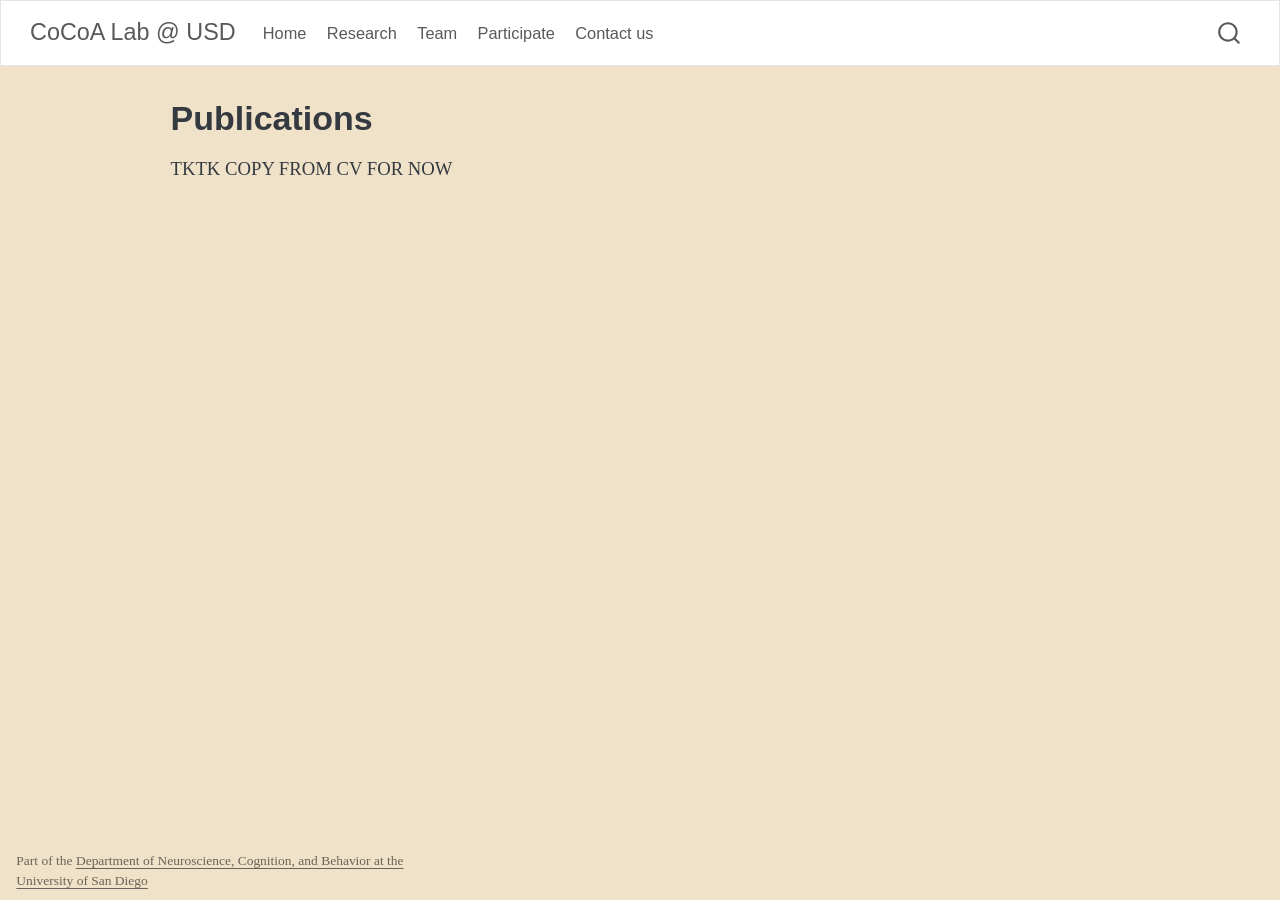
<file: publications.html>
<!DOCTYPE html>
<html xmlns="http://www.w3.org/1999/xhtml" lang="en" xml:lang="en"><head>

<meta charset="utf-8">
<meta name="generator" content="quarto-1.6.42">

<meta name="viewport" content="width=device-width, initial-scale=1.0, user-scalable=yes">


<title>Publications – CoCoA Lab @ USD</title>
<style>
code{white-space: pre-wrap;}
span.smallcaps{font-variant: small-caps;}
div.columns{display: flex; gap: min(4vw, 1.5em);}
div.column{flex: auto; overflow-x: auto;}
div.hanging-indent{margin-left: 1.5em; text-indent: -1.5em;}
ul.task-list{list-style: none;}
ul.task-list li input[type="checkbox"] {
  width: 0.8em;
  margin: 0 0.8em 0.2em -1em; /* quarto-specific, see https://github.com/quarto-dev/quarto-cli/issues/4556 */ 
  vertical-align: middle;
}
</style>


<script src="site_libs/quarto-nav/quarto-nav.js"></script>
<script src="site_libs/quarto-nav/headroom.min.js"></script>
<script src="site_libs/clipboard/clipboard.min.js"></script>
<script src="site_libs/quarto-search/autocomplete.umd.js"></script>
<script src="site_libs/quarto-search/fuse.min.js"></script>
<script src="site_libs/quarto-search/quarto-search.js"></script>
<meta name="quarto:offset" content="./">
<script src="site_libs/quarto-html/quarto.js"></script>
<script src="site_libs/quarto-html/popper.min.js"></script>
<script src="site_libs/quarto-html/tippy.umd.min.js"></script>
<script src="site_libs/quarto-html/anchor.min.js"></script>
<link href="site_libs/quarto-html/tippy.css" rel="stylesheet">
<link href="site_libs/quarto-html/quarto-syntax-highlighting-2f5df379a58b258e96c21c0638c20c03.css" rel="stylesheet" id="quarto-text-highlighting-styles">
<script src="site_libs/bootstrap/bootstrap.min.js"></script>
<link href="site_libs/bootstrap/bootstrap-icons.css" rel="stylesheet">
<link href="site_libs/bootstrap/bootstrap-e31651451b1adc1ac1e393b23e12a08d.min.css" rel="stylesheet" append-hash="true" id="quarto-bootstrap" data-mode="light">
<script id="quarto-search-options" type="application/json">{
  "location": "navbar",
  "copy-button": false,
  "collapse-after": 3,
  "panel-placement": "end",
  "type": "overlay",
  "limit": 50,
  "keyboard-shortcut": [
    "f",
    "/",
    "s"
  ],
  "show-item-context": false,
  "language": {
    "search-no-results-text": "No results",
    "search-matching-documents-text": "matching documents",
    "search-copy-link-title": "Copy link to search",
    "search-hide-matches-text": "Hide additional matches",
    "search-more-match-text": "more match in this document",
    "search-more-matches-text": "more matches in this document",
    "search-clear-button-title": "Clear",
    "search-text-placeholder": "",
    "search-detached-cancel-button-title": "Cancel",
    "search-submit-button-title": "Submit",
    "search-label": "Search"
  }
}</script>


<link rel="stylesheet" href="styles.css">
</head>

<body class="nav-fixed">

<div id="quarto-search-results"></div>
  <header id="quarto-header" class="headroom fixed-top">
    <nav class="navbar navbar-expand-lg " data-bs-theme="dark">
      <div class="navbar-container container-fluid">
      <div class="navbar-brand-container mx-auto">
    <a class="navbar-brand" href="./index.html">
    <span class="navbar-title">CoCoA Lab @ USD</span>
    </a>
  </div>
            <div id="quarto-search" class="" title="Search"></div>
          <button class="navbar-toggler" type="button" data-bs-toggle="collapse" data-bs-target="#navbarCollapse" aria-controls="navbarCollapse" role="menu" aria-expanded="false" aria-label="Toggle navigation" onclick="if (window.quartoToggleHeadroom) { window.quartoToggleHeadroom(); }">
  <span class="navbar-toggler-icon"></span>
</button>
          <div class="collapse navbar-collapse" id="navbarCollapse">
            <ul class="navbar-nav navbar-nav-scroll me-auto">
  <li class="nav-item">
    <a class="nav-link" href="./index.html"> 
<span class="menu-text">Home</span></a>
  </li>  
  <li class="nav-item">
    <a class="nav-link" href="./research.html"> 
<span class="menu-text">Research</span></a>
  </li>  
  <li class="nav-item">
    <a class="nav-link" href="./team.html"> 
<span class="menu-text">Team</span></a>
  </li>  
  <li class="nav-item">
    <a class="nav-link" href="./participate.html"> 
<span class="menu-text">Participate</span></a>
  </li>  
  <li class="nav-item">
    <a class="nav-link" href="./contact.html"> 
<span class="menu-text">Contact us</span></a>
  </li>  
</ul>
          </div> <!-- /navcollapse -->
            <div class="quarto-navbar-tools">
</div>
      </div> <!-- /container-fluid -->
    </nav>
</header>
<!-- content -->
<div id="quarto-content" class="quarto-container page-columns page-rows-contents page-layout-article page-navbar">
<!-- sidebar -->
<!-- margin-sidebar -->
    <div id="quarto-margin-sidebar" class="sidebar margin-sidebar zindex-bottom">
        
    </div>
<!-- main -->
<main class="content" id="quarto-document-content">

<header id="title-block-header" class="quarto-title-block default">
<div class="quarto-title">
<h1 class="title">Publications</h1>
</div>



<div class="quarto-title-meta">

    
  
    
  </div>
  


</header>


<p>TKTK COPY FROM CV FOR NOW</p>



</main> <!-- /main -->
<script id="quarto-html-after-body" type="application/javascript">
window.document.addEventListener("DOMContentLoaded", function (event) {
  const toggleBodyColorMode = (bsSheetEl) => {
    const mode = bsSheetEl.getAttribute("data-mode");
    const bodyEl = window.document.querySelector("body");
    if (mode === "dark") {
      bodyEl.classList.add("quarto-dark");
      bodyEl.classList.remove("quarto-light");
    } else {
      bodyEl.classList.add("quarto-light");
      bodyEl.classList.remove("quarto-dark");
    }
  }
  const toggleBodyColorPrimary = () => {
    const bsSheetEl = window.document.querySelector("link#quarto-bootstrap");
    if (bsSheetEl) {
      toggleBodyColorMode(bsSheetEl);
    }
  }
  toggleBodyColorPrimary();  
  const icon = "";
  const anchorJS = new window.AnchorJS();
  anchorJS.options = {
    placement: 'right',
    icon: icon
  };
  anchorJS.add('.anchored');
  const isCodeAnnotation = (el) => {
    for (const clz of el.classList) {
      if (clz.startsWith('code-annotation-')) {                     
        return true;
      }
    }
    return false;
  }
  const onCopySuccess = function(e) {
    // button target
    const button = e.trigger;
    // don't keep focus
    button.blur();
    // flash "checked"
    button.classList.add('code-copy-button-checked');
    var currentTitle = button.getAttribute("title");
    button.setAttribute("title", "Copied!");
    let tooltip;
    if (window.bootstrap) {
      button.setAttribute("data-bs-toggle", "tooltip");
      button.setAttribute("data-bs-placement", "left");
      button.setAttribute("data-bs-title", "Copied!");
      tooltip = new bootstrap.Tooltip(button, 
        { trigger: "manual", 
          customClass: "code-copy-button-tooltip",
          offset: [0, -8]});
      tooltip.show();    
    }
    setTimeout(function() {
      if (tooltip) {
        tooltip.hide();
        button.removeAttribute("data-bs-title");
        button.removeAttribute("data-bs-toggle");
        button.removeAttribute("data-bs-placement");
      }
      button.setAttribute("title", currentTitle);
      button.classList.remove('code-copy-button-checked');
    }, 1000);
    // clear code selection
    e.clearSelection();
  }
  const getTextToCopy = function(trigger) {
      const codeEl = trigger.previousElementSibling.cloneNode(true);
      for (const childEl of codeEl.children) {
        if (isCodeAnnotation(childEl)) {
          childEl.remove();
        }
      }
      return codeEl.innerText;
  }
  const clipboard = new window.ClipboardJS('.code-copy-button:not([data-in-quarto-modal])', {
    text: getTextToCopy
  });
  clipboard.on('success', onCopySuccess);
  if (window.document.getElementById('quarto-embedded-source-code-modal')) {
    const clipboardModal = new window.ClipboardJS('.code-copy-button[data-in-quarto-modal]', {
      text: getTextToCopy,
      container: window.document.getElementById('quarto-embedded-source-code-modal')
    });
    clipboardModal.on('success', onCopySuccess);
  }
    var localhostRegex = new RegExp(/^(?:http|https):\/\/localhost\:?[0-9]*\//);
    var mailtoRegex = new RegExp(/^mailto:/);
      var filterRegex = new RegExp("https:\/\/monicathieu\.github\.io\/lab-website\/");
    var isInternal = (href) => {
        return filterRegex.test(href) || localhostRegex.test(href) || mailtoRegex.test(href);
    }
    // Inspect non-navigation links and adorn them if external
 	var links = window.document.querySelectorAll('a[href]:not(.nav-link):not(.navbar-brand):not(.toc-action):not(.sidebar-link):not(.sidebar-item-toggle):not(.pagination-link):not(.no-external):not([aria-hidden]):not(.dropdown-item):not(.quarto-navigation-tool):not(.about-link)');
    for (var i=0; i<links.length; i++) {
      const link = links[i];
      if (!isInternal(link.href)) {
        // undo the damage that might have been done by quarto-nav.js in the case of
        // links that we want to consider external
        if (link.dataset.originalHref !== undefined) {
          link.href = link.dataset.originalHref;
        }
      }
    }
  function tippyHover(el, contentFn, onTriggerFn, onUntriggerFn) {
    const config = {
      allowHTML: true,
      maxWidth: 500,
      delay: 100,
      arrow: false,
      appendTo: function(el) {
          return el.parentElement;
      },
      interactive: true,
      interactiveBorder: 10,
      theme: 'quarto',
      placement: 'bottom-start',
    };
    if (contentFn) {
      config.content = contentFn;
    }
    if (onTriggerFn) {
      config.onTrigger = onTriggerFn;
    }
    if (onUntriggerFn) {
      config.onUntrigger = onUntriggerFn;
    }
    window.tippy(el, config); 
  }
  const noterefs = window.document.querySelectorAll('a[role="doc-noteref"]');
  for (var i=0; i<noterefs.length; i++) {
    const ref = noterefs[i];
    tippyHover(ref, function() {
      // use id or data attribute instead here
      let href = ref.getAttribute('data-footnote-href') || ref.getAttribute('href');
      try { href = new URL(href).hash; } catch {}
      const id = href.replace(/^#\/?/, "");
      const note = window.document.getElementById(id);
      if (note) {
        return note.innerHTML;
      } else {
        return "";
      }
    });
  }
  const xrefs = window.document.querySelectorAll('a.quarto-xref');
  const processXRef = (id, note) => {
    // Strip column container classes
    const stripColumnClz = (el) => {
      el.classList.remove("page-full", "page-columns");
      if (el.children) {
        for (const child of el.children) {
          stripColumnClz(child);
        }
      }
    }
    stripColumnClz(note)
    if (id === null || id.startsWith('sec-')) {
      // Special case sections, only their first couple elements
      const container = document.createElement("div");
      if (note.children && note.children.length > 2) {
        container.appendChild(note.children[0].cloneNode(true));
        for (let i = 1; i < note.children.length; i++) {
          const child = note.children[i];
          if (child.tagName === "P" && child.innerText === "") {
            continue;
          } else {
            container.appendChild(child.cloneNode(true));
            break;
          }
        }
        if (window.Quarto?.typesetMath) {
          window.Quarto.typesetMath(container);
        }
        return container.innerHTML
      } else {
        if (window.Quarto?.typesetMath) {
          window.Quarto.typesetMath(note);
        }
        return note.innerHTML;
      }
    } else {
      // Remove any anchor links if they are present
      const anchorLink = note.querySelector('a.anchorjs-link');
      if (anchorLink) {
        anchorLink.remove();
      }
      if (window.Quarto?.typesetMath) {
        window.Quarto.typesetMath(note);
      }
      if (note.classList.contains("callout")) {
        return note.outerHTML;
      } else {
        return note.innerHTML;
      }
    }
  }
  for (var i=0; i<xrefs.length; i++) {
    const xref = xrefs[i];
    tippyHover(xref, undefined, function(instance) {
      instance.disable();
      let url = xref.getAttribute('href');
      let hash = undefined; 
      if (url.startsWith('#')) {
        hash = url;
      } else {
        try { hash = new URL(url).hash; } catch {}
      }
      if (hash) {
        const id = hash.replace(/^#\/?/, "");
        const note = window.document.getElementById(id);
        if (note !== null) {
          try {
            const html = processXRef(id, note.cloneNode(true));
            instance.setContent(html);
          } finally {
            instance.enable();
            instance.show();
          }
        } else {
          // See if we can fetch this
          fetch(url.split('#')[0])
          .then(res => res.text())
          .then(html => {
            const parser = new DOMParser();
            const htmlDoc = parser.parseFromString(html, "text/html");
            const note = htmlDoc.getElementById(id);
            if (note !== null) {
              const html = processXRef(id, note);
              instance.setContent(html);
            } 
          }).finally(() => {
            instance.enable();
            instance.show();
          });
        }
      } else {
        // See if we can fetch a full url (with no hash to target)
        // This is a special case and we should probably do some content thinning / targeting
        fetch(url)
        .then(res => res.text())
        .then(html => {
          const parser = new DOMParser();
          const htmlDoc = parser.parseFromString(html, "text/html");
          const note = htmlDoc.querySelector('main.content');
          if (note !== null) {
            // This should only happen for chapter cross references
            // (since there is no id in the URL)
            // remove the first header
            if (note.children.length > 0 && note.children[0].tagName === "HEADER") {
              note.children[0].remove();
            }
            const html = processXRef(null, note);
            instance.setContent(html);
          } 
        }).finally(() => {
          instance.enable();
          instance.show();
        });
      }
    }, function(instance) {
    });
  }
      let selectedAnnoteEl;
      const selectorForAnnotation = ( cell, annotation) => {
        let cellAttr = 'data-code-cell="' + cell + '"';
        let lineAttr = 'data-code-annotation="' +  annotation + '"';
        const selector = 'span[' + cellAttr + '][' + lineAttr + ']';
        return selector;
      }
      const selectCodeLines = (annoteEl) => {
        const doc = window.document;
        const targetCell = annoteEl.getAttribute("data-target-cell");
        const targetAnnotation = annoteEl.getAttribute("data-target-annotation");
        const annoteSpan = window.document.querySelector(selectorForAnnotation(targetCell, targetAnnotation));
        const lines = annoteSpan.getAttribute("data-code-lines").split(",");
        const lineIds = lines.map((line) => {
          return targetCell + "-" + line;
        })
        let top = null;
        let height = null;
        let parent = null;
        if (lineIds.length > 0) {
            //compute the position of the single el (top and bottom and make a div)
            const el = window.document.getElementById(lineIds[0]);
            top = el.offsetTop;
            height = el.offsetHeight;
            parent = el.parentElement.parentElement;
          if (lineIds.length > 1) {
            const lastEl = window.document.getElementById(lineIds[lineIds.length - 1]);
            const bottom = lastEl.offsetTop + lastEl.offsetHeight;
            height = bottom - top;
          }
          if (top !== null && height !== null && parent !== null) {
            // cook up a div (if necessary) and position it 
            let div = window.document.getElementById("code-annotation-line-highlight");
            if (div === null) {
              div = window.document.createElement("div");
              div.setAttribute("id", "code-annotation-line-highlight");
              div.style.position = 'absolute';
              parent.appendChild(div);
            }
            div.style.top = top - 2 + "px";
            div.style.height = height + 4 + "px";
            div.style.left = 0;
            let gutterDiv = window.document.getElementById("code-annotation-line-highlight-gutter");
            if (gutterDiv === null) {
              gutterDiv = window.document.createElement("div");
              gutterDiv.setAttribute("id", "code-annotation-line-highlight-gutter");
              gutterDiv.style.position = 'absolute';
              const codeCell = window.document.getElementById(targetCell);
              const gutter = codeCell.querySelector('.code-annotation-gutter');
              gutter.appendChild(gutterDiv);
            }
            gutterDiv.style.top = top - 2 + "px";
            gutterDiv.style.height = height + 4 + "px";
          }
          selectedAnnoteEl = annoteEl;
        }
      };
      const unselectCodeLines = () => {
        const elementsIds = ["code-annotation-line-highlight", "code-annotation-line-highlight-gutter"];
        elementsIds.forEach((elId) => {
          const div = window.document.getElementById(elId);
          if (div) {
            div.remove();
          }
        });
        selectedAnnoteEl = undefined;
      };
        // Handle positioning of the toggle
    window.addEventListener(
      "resize",
      throttle(() => {
        elRect = undefined;
        if (selectedAnnoteEl) {
          selectCodeLines(selectedAnnoteEl);
        }
      }, 10)
    );
    function throttle(fn, ms) {
    let throttle = false;
    let timer;
      return (...args) => {
        if(!throttle) { // first call gets through
            fn.apply(this, args);
            throttle = true;
        } else { // all the others get throttled
            if(timer) clearTimeout(timer); // cancel #2
            timer = setTimeout(() => {
              fn.apply(this, args);
              timer = throttle = false;
            }, ms);
        }
      };
    }
      // Attach click handler to the DT
      const annoteDls = window.document.querySelectorAll('dt[data-target-cell]');
      for (const annoteDlNode of annoteDls) {
        annoteDlNode.addEventListener('click', (event) => {
          const clickedEl = event.target;
          if (clickedEl !== selectedAnnoteEl) {
            unselectCodeLines();
            const activeEl = window.document.querySelector('dt[data-target-cell].code-annotation-active');
            if (activeEl) {
              activeEl.classList.remove('code-annotation-active');
            }
            selectCodeLines(clickedEl);
            clickedEl.classList.add('code-annotation-active');
          } else {
            // Unselect the line
            unselectCodeLines();
            clickedEl.classList.remove('code-annotation-active');
          }
        });
      }
  const findCites = (el) => {
    const parentEl = el.parentElement;
    if (parentEl) {
      const cites = parentEl.dataset.cites;
      if (cites) {
        return {
          el,
          cites: cites.split(' ')
        };
      } else {
        return findCites(el.parentElement)
      }
    } else {
      return undefined;
    }
  };
  var bibliorefs = window.document.querySelectorAll('a[role="doc-biblioref"]');
  for (var i=0; i<bibliorefs.length; i++) {
    const ref = bibliorefs[i];
    const citeInfo = findCites(ref);
    if (citeInfo) {
      tippyHover(citeInfo.el, function() {
        var popup = window.document.createElement('div');
        citeInfo.cites.forEach(function(cite) {
          var citeDiv = window.document.createElement('div');
          citeDiv.classList.add('hanging-indent');
          citeDiv.classList.add('csl-entry');
          var biblioDiv = window.document.getElementById('ref-' + cite);
          if (biblioDiv) {
            citeDiv.innerHTML = biblioDiv.innerHTML;
          }
          popup.appendChild(citeDiv);
        });
        return popup.innerHTML;
      });
    }
  }
});
</script>
</div> <!-- /content -->
<footer class="footer">
  <div class="nav-footer">
    <div class="nav-footer-left">
<p>Part of the <a href="https://www.sandiego.edu/cas/neuroscience-cognition-behavior/">Department of Neuroscience, Cognition, and Behavior at the University of San Diego</a></p>
</div>   
    <div class="nav-footer-center">
      &nbsp;
    </div>
    <div class="nav-footer-right">
      &nbsp;
    </div>
  </div>
</footer>




</body></html>
</file>
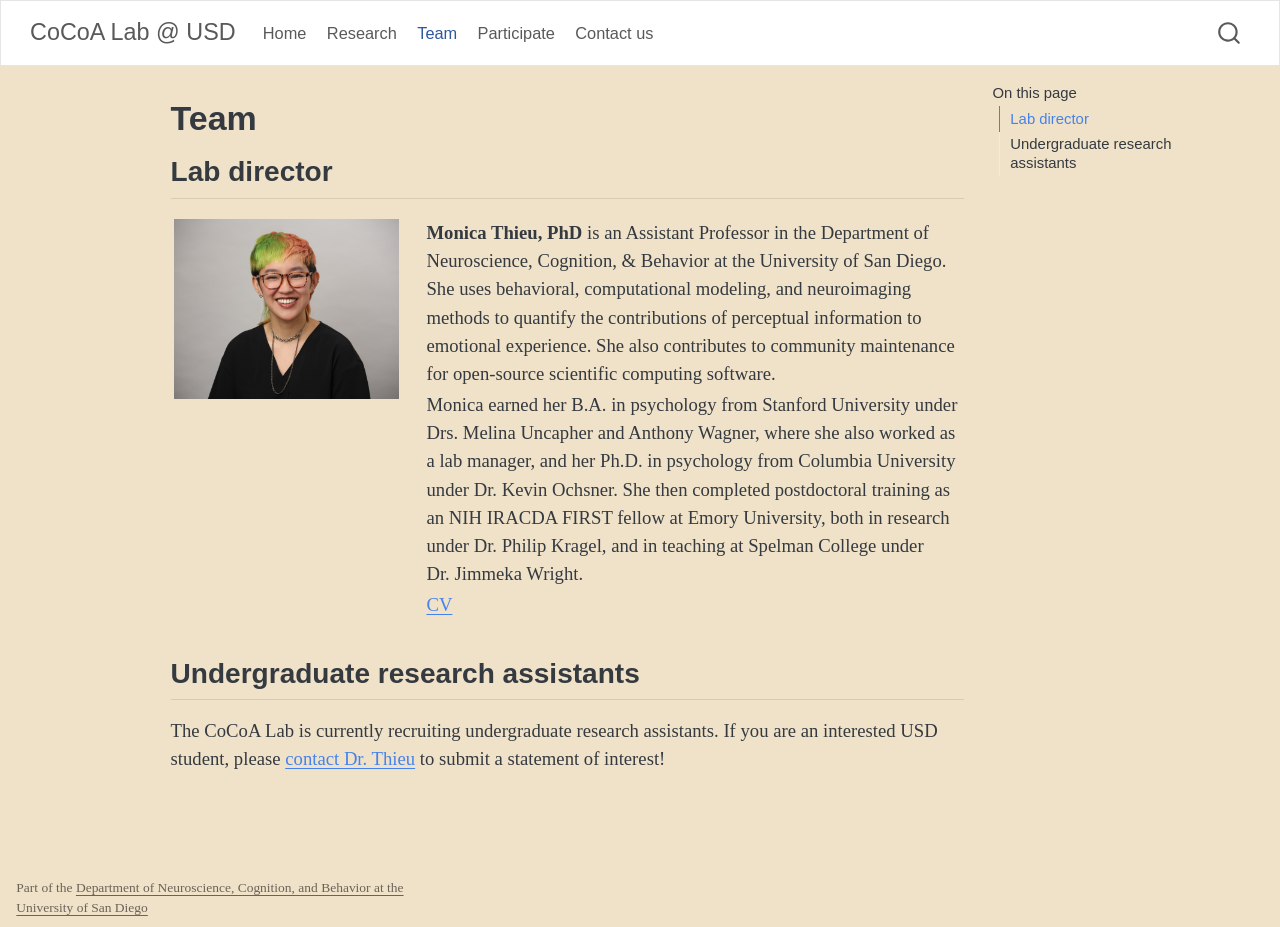
<file: team.html>
<!DOCTYPE html>
<html xmlns="http://www.w3.org/1999/xhtml" lang="en" xml:lang="en"><head>

<meta charset="utf-8">
<meta name="generator" content="quarto-1.6.42">

<meta name="viewport" content="width=device-width, initial-scale=1.0, user-scalable=yes">


<title>Team – CoCoA Lab @ USD</title>
<style>
code{white-space: pre-wrap;}
span.smallcaps{font-variant: small-caps;}
div.columns{display: flex; gap: min(4vw, 1.5em);}
div.column{flex: auto; overflow-x: auto;}
div.hanging-indent{margin-left: 1.5em; text-indent: -1.5em;}
ul.task-list{list-style: none;}
ul.task-list li input[type="checkbox"] {
  width: 0.8em;
  margin: 0 0.8em 0.2em -1em; /* quarto-specific, see https://github.com/quarto-dev/quarto-cli/issues/4556 */ 
  vertical-align: middle;
}
</style>


<script src="site_libs/quarto-nav/quarto-nav.js"></script>
<script src="site_libs/quarto-nav/headroom.min.js"></script>
<script src="site_libs/clipboard/clipboard.min.js"></script>
<script src="site_libs/quarto-search/autocomplete.umd.js"></script>
<script src="site_libs/quarto-search/fuse.min.js"></script>
<script src="site_libs/quarto-search/quarto-search.js"></script>
<meta name="quarto:offset" content="./">
<script src="site_libs/quarto-html/quarto.js"></script>
<script src="site_libs/quarto-html/popper.min.js"></script>
<script src="site_libs/quarto-html/tippy.umd.min.js"></script>
<script src="site_libs/quarto-html/anchor.min.js"></script>
<link href="site_libs/quarto-html/tippy.css" rel="stylesheet">
<link href="site_libs/quarto-html/quarto-syntax-highlighting-2f5df379a58b258e96c21c0638c20c03.css" rel="stylesheet" id="quarto-text-highlighting-styles">
<script src="site_libs/bootstrap/bootstrap.min.js"></script>
<link href="site_libs/bootstrap/bootstrap-icons.css" rel="stylesheet">
<link href="site_libs/bootstrap/bootstrap-e31651451b1adc1ac1e393b23e12a08d.min.css" rel="stylesheet" append-hash="true" id="quarto-bootstrap" data-mode="light">
<script id="quarto-search-options" type="application/json">{
  "location": "navbar",
  "copy-button": false,
  "collapse-after": 3,
  "panel-placement": "end",
  "type": "overlay",
  "limit": 50,
  "keyboard-shortcut": [
    "f",
    "/",
    "s"
  ],
  "show-item-context": false,
  "language": {
    "search-no-results-text": "No results",
    "search-matching-documents-text": "matching documents",
    "search-copy-link-title": "Copy link to search",
    "search-hide-matches-text": "Hide additional matches",
    "search-more-match-text": "more match in this document",
    "search-more-matches-text": "more matches in this document",
    "search-clear-button-title": "Clear",
    "search-text-placeholder": "",
    "search-detached-cancel-button-title": "Cancel",
    "search-submit-button-title": "Submit",
    "search-label": "Search"
  }
}</script>


<link rel="stylesheet" href="styles.css">
</head>

<body class="nav-fixed">

<div id="quarto-search-results"></div>
  <header id="quarto-header" class="headroom fixed-top">
    <nav class="navbar navbar-expand-lg " data-bs-theme="dark">
      <div class="navbar-container container-fluid">
      <div class="navbar-brand-container mx-auto">
    <a class="navbar-brand" href="./index.html">
    <span class="navbar-title">CoCoA Lab @ USD</span>
    </a>
  </div>
            <div id="quarto-search" class="" title="Search"></div>
          <button class="navbar-toggler" type="button" data-bs-toggle="collapse" data-bs-target="#navbarCollapse" aria-controls="navbarCollapse" role="menu" aria-expanded="false" aria-label="Toggle navigation" onclick="if (window.quartoToggleHeadroom) { window.quartoToggleHeadroom(); }">
  <span class="navbar-toggler-icon"></span>
</button>
          <div class="collapse navbar-collapse" id="navbarCollapse">
            <ul class="navbar-nav navbar-nav-scroll me-auto">
  <li class="nav-item">
    <a class="nav-link" href="./index.html"> 
<span class="menu-text">Home</span></a>
  </li>  
  <li class="nav-item">
    <a class="nav-link" href="./research.html"> 
<span class="menu-text">Research</span></a>
  </li>  
  <li class="nav-item">
    <a class="nav-link active" href="./team.html" aria-current="page"> 
<span class="menu-text">Team</span></a>
  </li>  
  <li class="nav-item">
    <a class="nav-link" href="./participate.html"> 
<span class="menu-text">Participate</span></a>
  </li>  
  <li class="nav-item">
    <a class="nav-link" href="./contact.html"> 
<span class="menu-text">Contact us</span></a>
  </li>  
</ul>
          </div> <!-- /navcollapse -->
            <div class="quarto-navbar-tools">
</div>
      </div> <!-- /container-fluid -->
    </nav>
</header>
<!-- content -->
<div id="quarto-content" class="quarto-container page-columns page-rows-contents page-layout-article page-navbar">
<!-- sidebar -->
<!-- margin-sidebar -->
    <div id="quarto-margin-sidebar" class="sidebar margin-sidebar">
        <nav id="TOC" role="doc-toc" class="toc-active">
    <h2 id="toc-title">On this page</h2>
   
  <ul>
  <li><a href="#lab-director" id="toc-lab-director" class="nav-link active" data-scroll-target="#lab-director">Lab director</a></li>
  <li><a href="#undergraduate-research-assistants" id="toc-undergraduate-research-assistants" class="nav-link" data-scroll-target="#undergraduate-research-assistants">Undergraduate research assistants</a></li>
  </ul>
</nav>
    </div>
<!-- main -->
<main class="content" id="quarto-document-content">

<header id="title-block-header" class="quarto-title-block default">
<div class="quarto-title">
<h1 class="title">Team</h1>
</div>



<div class="quarto-title-meta">

    
  
    
  </div>
  


</header>


<section id="lab-director" class="level2">
<h2 class="anchored" data-anchor-id="lab-director">Lab director</h2>
<div>

</div>
<div class="quarto-layout-panel" data-layout="[ 30, 70 ]">
<div class="quarto-layout-row">
<div id="first-column-headshot" class="quarto-layout-cell" style="flex-basis: 30.0%;justify-content: center;">
<p><img src="team-headshots/headshot-mthieu-2024.jpg" class="img-fluid"></p>
</div>
<div id="second-column-bio" class="quarto-layout-cell" style="flex-basis: 70.0%;justify-content: flex-start;">
<p><strong>Monica Thieu, PhD</strong> is an Assistant Professor in the Department of Neuroscience, Cognition, &amp; Behavior at the University of San Diego. She uses behavioral, computational modeling, and neuroimaging methods to quantify the contributions of perceptual information to emotional experience. She also contributes to community maintenance for open-source scientific computing software.</p>
<p>Monica earned her B.A. in psychology from Stanford University under Drs. Melina Uncapher and Anthony Wagner, where she also worked as a lab manager, and her Ph.D.&nbsp;in psychology from Columbia University under Dr.&nbsp;Kevin Ochsner. She then completed postdoctoral training as an NIH IRACDA FIRST fellow at Emory University, both in research under Dr.&nbsp;Philip Kragel, and in teaching at Spelman College under Dr.&nbsp;Jimmeka Wright.</p>
<p><a href="https://www.monicathieu.com/cv.html">CV</a></p>
</div>
</div>
</div>
</section>
<section id="undergraduate-research-assistants" class="level2">
<h2 class="anchored" data-anchor-id="undergraduate-research-assistants">Undergraduate research assistants</h2>
<p>The CoCoA Lab is currently recruiting undergraduate research assistants. If you are an interested USD student, please <a href="./contact.html">contact Dr.&nbsp;Thieu</a> to submit a statement of interest!</p>


</section>

</main> <!-- /main -->
<script id="quarto-html-after-body" type="application/javascript">
window.document.addEventListener("DOMContentLoaded", function (event) {
  const toggleBodyColorMode = (bsSheetEl) => {
    const mode = bsSheetEl.getAttribute("data-mode");
    const bodyEl = window.document.querySelector("body");
    if (mode === "dark") {
      bodyEl.classList.add("quarto-dark");
      bodyEl.classList.remove("quarto-light");
    } else {
      bodyEl.classList.add("quarto-light");
      bodyEl.classList.remove("quarto-dark");
    }
  }
  const toggleBodyColorPrimary = () => {
    const bsSheetEl = window.document.querySelector("link#quarto-bootstrap");
    if (bsSheetEl) {
      toggleBodyColorMode(bsSheetEl);
    }
  }
  toggleBodyColorPrimary();  
  const icon = "";
  const anchorJS = new window.AnchorJS();
  anchorJS.options = {
    placement: 'right',
    icon: icon
  };
  anchorJS.add('.anchored');
  const isCodeAnnotation = (el) => {
    for (const clz of el.classList) {
      if (clz.startsWith('code-annotation-')) {                     
        return true;
      }
    }
    return false;
  }
  const onCopySuccess = function(e) {
    // button target
    const button = e.trigger;
    // don't keep focus
    button.blur();
    // flash "checked"
    button.classList.add('code-copy-button-checked');
    var currentTitle = button.getAttribute("title");
    button.setAttribute("title", "Copied!");
    let tooltip;
    if (window.bootstrap) {
      button.setAttribute("data-bs-toggle", "tooltip");
      button.setAttribute("data-bs-placement", "left");
      button.setAttribute("data-bs-title", "Copied!");
      tooltip = new bootstrap.Tooltip(button, 
        { trigger: "manual", 
          customClass: "code-copy-button-tooltip",
          offset: [0, -8]});
      tooltip.show();    
    }
    setTimeout(function() {
      if (tooltip) {
        tooltip.hide();
        button.removeAttribute("data-bs-title");
        button.removeAttribute("data-bs-toggle");
        button.removeAttribute("data-bs-placement");
      }
      button.setAttribute("title", currentTitle);
      button.classList.remove('code-copy-button-checked');
    }, 1000);
    // clear code selection
    e.clearSelection();
  }
  const getTextToCopy = function(trigger) {
      const codeEl = trigger.previousElementSibling.cloneNode(true);
      for (const childEl of codeEl.children) {
        if (isCodeAnnotation(childEl)) {
          childEl.remove();
        }
      }
      return codeEl.innerText;
  }
  const clipboard = new window.ClipboardJS('.code-copy-button:not([data-in-quarto-modal])', {
    text: getTextToCopy
  });
  clipboard.on('success', onCopySuccess);
  if (window.document.getElementById('quarto-embedded-source-code-modal')) {
    const clipboardModal = new window.ClipboardJS('.code-copy-button[data-in-quarto-modal]', {
      text: getTextToCopy,
      container: window.document.getElementById('quarto-embedded-source-code-modal')
    });
    clipboardModal.on('success', onCopySuccess);
  }
    var localhostRegex = new RegExp(/^(?:http|https):\/\/localhost\:?[0-9]*\//);
    var mailtoRegex = new RegExp(/^mailto:/);
      var filterRegex = new RegExp("https:\/\/monicathieu\.github\.io\/lab-website\/");
    var isInternal = (href) => {
        return filterRegex.test(href) || localhostRegex.test(href) || mailtoRegex.test(href);
    }
    // Inspect non-navigation links and adorn them if external
 	var links = window.document.querySelectorAll('a[href]:not(.nav-link):not(.navbar-brand):not(.toc-action):not(.sidebar-link):not(.sidebar-item-toggle):not(.pagination-link):not(.no-external):not([aria-hidden]):not(.dropdown-item):not(.quarto-navigation-tool):not(.about-link)');
    for (var i=0; i<links.length; i++) {
      const link = links[i];
      if (!isInternal(link.href)) {
        // undo the damage that might have been done by quarto-nav.js in the case of
        // links that we want to consider external
        if (link.dataset.originalHref !== undefined) {
          link.href = link.dataset.originalHref;
        }
      }
    }
  function tippyHover(el, contentFn, onTriggerFn, onUntriggerFn) {
    const config = {
      allowHTML: true,
      maxWidth: 500,
      delay: 100,
      arrow: false,
      appendTo: function(el) {
          return el.parentElement;
      },
      interactive: true,
      interactiveBorder: 10,
      theme: 'quarto',
      placement: 'bottom-start',
    };
    if (contentFn) {
      config.content = contentFn;
    }
    if (onTriggerFn) {
      config.onTrigger = onTriggerFn;
    }
    if (onUntriggerFn) {
      config.onUntrigger = onUntriggerFn;
    }
    window.tippy(el, config); 
  }
  const noterefs = window.document.querySelectorAll('a[role="doc-noteref"]');
  for (var i=0; i<noterefs.length; i++) {
    const ref = noterefs[i];
    tippyHover(ref, function() {
      // use id or data attribute instead here
      let href = ref.getAttribute('data-footnote-href') || ref.getAttribute('href');
      try { href = new URL(href).hash; } catch {}
      const id = href.replace(/^#\/?/, "");
      const note = window.document.getElementById(id);
      if (note) {
        return note.innerHTML;
      } else {
        return "";
      }
    });
  }
  const xrefs = window.document.querySelectorAll('a.quarto-xref');
  const processXRef = (id, note) => {
    // Strip column container classes
    const stripColumnClz = (el) => {
      el.classList.remove("page-full", "page-columns");
      if (el.children) {
        for (const child of el.children) {
          stripColumnClz(child);
        }
      }
    }
    stripColumnClz(note)
    if (id === null || id.startsWith('sec-')) {
      // Special case sections, only their first couple elements
      const container = document.createElement("div");
      if (note.children && note.children.length > 2) {
        container.appendChild(note.children[0].cloneNode(true));
        for (let i = 1; i < note.children.length; i++) {
          const child = note.children[i];
          if (child.tagName === "P" && child.innerText === "") {
            continue;
          } else {
            container.appendChild(child.cloneNode(true));
            break;
          }
        }
        if (window.Quarto?.typesetMath) {
          window.Quarto.typesetMath(container);
        }
        return container.innerHTML
      } else {
        if (window.Quarto?.typesetMath) {
          window.Quarto.typesetMath(note);
        }
        return note.innerHTML;
      }
    } else {
      // Remove any anchor links if they are present
      const anchorLink = note.querySelector('a.anchorjs-link');
      if (anchorLink) {
        anchorLink.remove();
      }
      if (window.Quarto?.typesetMath) {
        window.Quarto.typesetMath(note);
      }
      if (note.classList.contains("callout")) {
        return note.outerHTML;
      } else {
        return note.innerHTML;
      }
    }
  }
  for (var i=0; i<xrefs.length; i++) {
    const xref = xrefs[i];
    tippyHover(xref, undefined, function(instance) {
      instance.disable();
      let url = xref.getAttribute('href');
      let hash = undefined; 
      if (url.startsWith('#')) {
        hash = url;
      } else {
        try { hash = new URL(url).hash; } catch {}
      }
      if (hash) {
        const id = hash.replace(/^#\/?/, "");
        const note = window.document.getElementById(id);
        if (note !== null) {
          try {
            const html = processXRef(id, note.cloneNode(true));
            instance.setContent(html);
          } finally {
            instance.enable();
            instance.show();
          }
        } else {
          // See if we can fetch this
          fetch(url.split('#')[0])
          .then(res => res.text())
          .then(html => {
            const parser = new DOMParser();
            const htmlDoc = parser.parseFromString(html, "text/html");
            const note = htmlDoc.getElementById(id);
            if (note !== null) {
              const html = processXRef(id, note);
              instance.setContent(html);
            } 
          }).finally(() => {
            instance.enable();
            instance.show();
          });
        }
      } else {
        // See if we can fetch a full url (with no hash to target)
        // This is a special case and we should probably do some content thinning / targeting
        fetch(url)
        .then(res => res.text())
        .then(html => {
          const parser = new DOMParser();
          const htmlDoc = parser.parseFromString(html, "text/html");
          const note = htmlDoc.querySelector('main.content');
          if (note !== null) {
            // This should only happen for chapter cross references
            // (since there is no id in the URL)
            // remove the first header
            if (note.children.length > 0 && note.children[0].tagName === "HEADER") {
              note.children[0].remove();
            }
            const html = processXRef(null, note);
            instance.setContent(html);
          } 
        }).finally(() => {
          instance.enable();
          instance.show();
        });
      }
    }, function(instance) {
    });
  }
      let selectedAnnoteEl;
      const selectorForAnnotation = ( cell, annotation) => {
        let cellAttr = 'data-code-cell="' + cell + '"';
        let lineAttr = 'data-code-annotation="' +  annotation + '"';
        const selector = 'span[' + cellAttr + '][' + lineAttr + ']';
        return selector;
      }
      const selectCodeLines = (annoteEl) => {
        const doc = window.document;
        const targetCell = annoteEl.getAttribute("data-target-cell");
        const targetAnnotation = annoteEl.getAttribute("data-target-annotation");
        const annoteSpan = window.document.querySelector(selectorForAnnotation(targetCell, targetAnnotation));
        const lines = annoteSpan.getAttribute("data-code-lines").split(",");
        const lineIds = lines.map((line) => {
          return targetCell + "-" + line;
        })
        let top = null;
        let height = null;
        let parent = null;
        if (lineIds.length > 0) {
            //compute the position of the single el (top and bottom and make a div)
            const el = window.document.getElementById(lineIds[0]);
            top = el.offsetTop;
            height = el.offsetHeight;
            parent = el.parentElement.parentElement;
          if (lineIds.length > 1) {
            const lastEl = window.document.getElementById(lineIds[lineIds.length - 1]);
            const bottom = lastEl.offsetTop + lastEl.offsetHeight;
            height = bottom - top;
          }
          if (top !== null && height !== null && parent !== null) {
            // cook up a div (if necessary) and position it 
            let div = window.document.getElementById("code-annotation-line-highlight");
            if (div === null) {
              div = window.document.createElement("div");
              div.setAttribute("id", "code-annotation-line-highlight");
              div.style.position = 'absolute';
              parent.appendChild(div);
            }
            div.style.top = top - 2 + "px";
            div.style.height = height + 4 + "px";
            div.style.left = 0;
            let gutterDiv = window.document.getElementById("code-annotation-line-highlight-gutter");
            if (gutterDiv === null) {
              gutterDiv = window.document.createElement("div");
              gutterDiv.setAttribute("id", "code-annotation-line-highlight-gutter");
              gutterDiv.style.position = 'absolute';
              const codeCell = window.document.getElementById(targetCell);
              const gutter = codeCell.querySelector('.code-annotation-gutter');
              gutter.appendChild(gutterDiv);
            }
            gutterDiv.style.top = top - 2 + "px";
            gutterDiv.style.height = height + 4 + "px";
          }
          selectedAnnoteEl = annoteEl;
        }
      };
      const unselectCodeLines = () => {
        const elementsIds = ["code-annotation-line-highlight", "code-annotation-line-highlight-gutter"];
        elementsIds.forEach((elId) => {
          const div = window.document.getElementById(elId);
          if (div) {
            div.remove();
          }
        });
        selectedAnnoteEl = undefined;
      };
        // Handle positioning of the toggle
    window.addEventListener(
      "resize",
      throttle(() => {
        elRect = undefined;
        if (selectedAnnoteEl) {
          selectCodeLines(selectedAnnoteEl);
        }
      }, 10)
    );
    function throttle(fn, ms) {
    let throttle = false;
    let timer;
      return (...args) => {
        if(!throttle) { // first call gets through
            fn.apply(this, args);
            throttle = true;
        } else { // all the others get throttled
            if(timer) clearTimeout(timer); // cancel #2
            timer = setTimeout(() => {
              fn.apply(this, args);
              timer = throttle = false;
            }, ms);
        }
      };
    }
      // Attach click handler to the DT
      const annoteDls = window.document.querySelectorAll('dt[data-target-cell]');
      for (const annoteDlNode of annoteDls) {
        annoteDlNode.addEventListener('click', (event) => {
          const clickedEl = event.target;
          if (clickedEl !== selectedAnnoteEl) {
            unselectCodeLines();
            const activeEl = window.document.querySelector('dt[data-target-cell].code-annotation-active');
            if (activeEl) {
              activeEl.classList.remove('code-annotation-active');
            }
            selectCodeLines(clickedEl);
            clickedEl.classList.add('code-annotation-active');
          } else {
            // Unselect the line
            unselectCodeLines();
            clickedEl.classList.remove('code-annotation-active');
          }
        });
      }
  const findCites = (el) => {
    const parentEl = el.parentElement;
    if (parentEl) {
      const cites = parentEl.dataset.cites;
      if (cites) {
        return {
          el,
          cites: cites.split(' ')
        };
      } else {
        return findCites(el.parentElement)
      }
    } else {
      return undefined;
    }
  };
  var bibliorefs = window.document.querySelectorAll('a[role="doc-biblioref"]');
  for (var i=0; i<bibliorefs.length; i++) {
    const ref = bibliorefs[i];
    const citeInfo = findCites(ref);
    if (citeInfo) {
      tippyHover(citeInfo.el, function() {
        var popup = window.document.createElement('div');
        citeInfo.cites.forEach(function(cite) {
          var citeDiv = window.document.createElement('div');
          citeDiv.classList.add('hanging-indent');
          citeDiv.classList.add('csl-entry');
          var biblioDiv = window.document.getElementById('ref-' + cite);
          if (biblioDiv) {
            citeDiv.innerHTML = biblioDiv.innerHTML;
          }
          popup.appendChild(citeDiv);
        });
        return popup.innerHTML;
      });
    }
  }
});
</script>
</div> <!-- /content -->
<footer class="footer">
  <div class="nav-footer">
    <div class="nav-footer-left">
<p>Part of the <a href="https://www.sandiego.edu/cas/neuroscience-cognition-behavior/">Department of Neuroscience, Cognition, and Behavior at the University of San Diego</a></p>
</div>   
    <div class="nav-footer-center">
      &nbsp;
    </div>
    <div class="nav-footer-right">
      &nbsp;
    </div>
  </div>
</footer>




</body></html>
</file>
<file: site_libs/quarto-html/tippy.css>
.tippy-box[data-animation=fade][data-state=hidden]{opacity:0}[data-tippy-root]{max-width:calc(100vw - 10px)}.tippy-box{position:relative;background-color:#333;color:#fff;border-radius:4px;font-size:14px;line-height:1.4;white-space:normal;outline:0;transition-property:transform,visibility,opacity}.tippy-box[data-placement^=top]>.tippy-arrow{bottom:0}.tippy-box[data-placement^=top]>.tippy-arrow:before{bottom:-7px;left:0;border-width:8px 8px 0;border-top-color:initial;transform-origin:center top}.tippy-box[data-placement^=bottom]>.tippy-arrow{top:0}.tippy-box[data-placement^=bottom]>.tippy-arrow:before{top:-7px;left:0;border-width:0 8px 8px;border-bottom-color:initial;transform-origin:center bottom}.tippy-box[data-placement^=left]>.tippy-arrow{right:0}.tippy-box[data-placement^=left]>.tippy-arrow:before{border-width:8px 0 8px 8px;border-left-color:initial;right:-7px;transform-origin:center left}.tippy-box[data-placement^=right]>.tippy-arrow{left:0}.tippy-box[data-placement^=right]>.tippy-arrow:before{left:-7px;border-width:8px 8px 8px 0;border-right-color:initial;transform-origin:center right}.tippy-box[data-inertia][data-state=visible]{transition-timing-function:cubic-bezier(.54,1.5,.38,1.11)}.tippy-arrow{width:16px;height:16px;color:#333}.tippy-arrow:before{content:"";position:absolute;border-color:transparent;border-style:solid}.tippy-content{position:relative;padding:5px 9px;z-index:1}
</file>
<file: site_libs/quarto-html/quarto-syntax-highlighting-2f5df379a58b258e96c21c0638c20c03.css>
/* quarto syntax highlight colors */
:root {
  --quarto-hl-ot-color: #003B4F;
  --quarto-hl-at-color: #657422;
  --quarto-hl-ss-color: #20794D;
  --quarto-hl-an-color: #5E5E5E;
  --quarto-hl-fu-color: #4758AB;
  --quarto-hl-st-color: #20794D;
  --quarto-hl-cf-color: #003B4F;
  --quarto-hl-op-color: #5E5E5E;
  --quarto-hl-er-color: #AD0000;
  --quarto-hl-bn-color: #AD0000;
  --quarto-hl-al-color: #AD0000;
  --quarto-hl-va-color: #111111;
  --quarto-hl-bu-color: inherit;
  --quarto-hl-ex-color: inherit;
  --quarto-hl-pp-color: #AD0000;
  --quarto-hl-in-color: #5E5E5E;
  --quarto-hl-vs-color: #20794D;
  --quarto-hl-wa-color: #5E5E5E;
  --quarto-hl-do-color: #5E5E5E;
  --quarto-hl-im-color: #00769E;
  --quarto-hl-ch-color: #20794D;
  --quarto-hl-dt-color: #AD0000;
  --quarto-hl-fl-color: #AD0000;
  --quarto-hl-co-color: #5E5E5E;
  --quarto-hl-cv-color: #5E5E5E;
  --quarto-hl-cn-color: #8f5902;
  --quarto-hl-sc-color: #5E5E5E;
  --quarto-hl-dv-color: #AD0000;
  --quarto-hl-kw-color: #003B4F;
}

/* other quarto variables */
:root {
  --quarto-font-monospace: SFMono-Regular, Menlo, Monaco, Consolas, "Liberation Mono", "Courier New", monospace;
}

pre > code.sourceCode > span {
  color: #003B4F;
}

code span {
  color: #003B4F;
}

code.sourceCode > span {
  color: #003B4F;
}

div.sourceCode,
div.sourceCode pre.sourceCode {
  color: #003B4F;
}

code span.ot {
  color: #003B4F;
  font-style: inherit;
}

code span.at {
  color: #657422;
  font-style: inherit;
}

code span.ss {
  color: #20794D;
  font-style: inherit;
}

code span.an {
  color: #5E5E5E;
  font-style: inherit;
}

code span.fu {
  color: #4758AB;
  font-style: inherit;
}

code span.st {
  color: #20794D;
  font-style: inherit;
}

code span.cf {
  color: #003B4F;
  font-weight: bold;
  font-style: inherit;
}

code span.op {
  color: #5E5E5E;
  font-style: inherit;
}

code span.er {
  color: #AD0000;
  font-style: inherit;
}

code span.bn {
  color: #AD0000;
  font-style: inherit;
}

code span.al {
  color: #AD0000;
  font-style: inherit;
}

code span.va {
  color: #111111;
  font-style: inherit;
}

code span.bu {
  font-style: inherit;
}

code span.ex {
  font-style: inherit;
}

code span.pp {
  color: #AD0000;
  font-style: inherit;
}

code span.in {
  color: #5E5E5E;
  font-style: inherit;
}

code span.vs {
  color: #20794D;
  font-style: inherit;
}

code span.wa {
  color: #5E5E5E;
  font-style: italic;
}

code span.do {
  color: #5E5E5E;
  font-style: italic;
}

code span.im {
  color: #00769E;
  font-style: inherit;
}

code span.ch {
  color: #20794D;
  font-style: inherit;
}

code span.dt {
  color: #AD0000;
  font-style: inherit;
}

code span.fl {
  color: #AD0000;
  font-style: inherit;
}

code span.co {
  color: #5E5E5E;
  font-style: inherit;
}

code span.cv {
  color: #5E5E5E;
  font-style: italic;
}

code span.cn {
  color: #8f5902;
  font-style: inherit;
}

code span.sc {
  color: #5E5E5E;
  font-style: inherit;
}

code span.dv {
  color: #AD0000;
  font-style: inherit;
}

code span.kw {
  color: #003B4F;
  font-weight: bold;
  font-style: inherit;
}

.prevent-inlining {
  content: "</";
}

/*# sourceMappingURL=35eb38a806ee71ea6d2563be2308c832.css.map */
</file>
<file: styles.css>
/* css styles */
</file>
